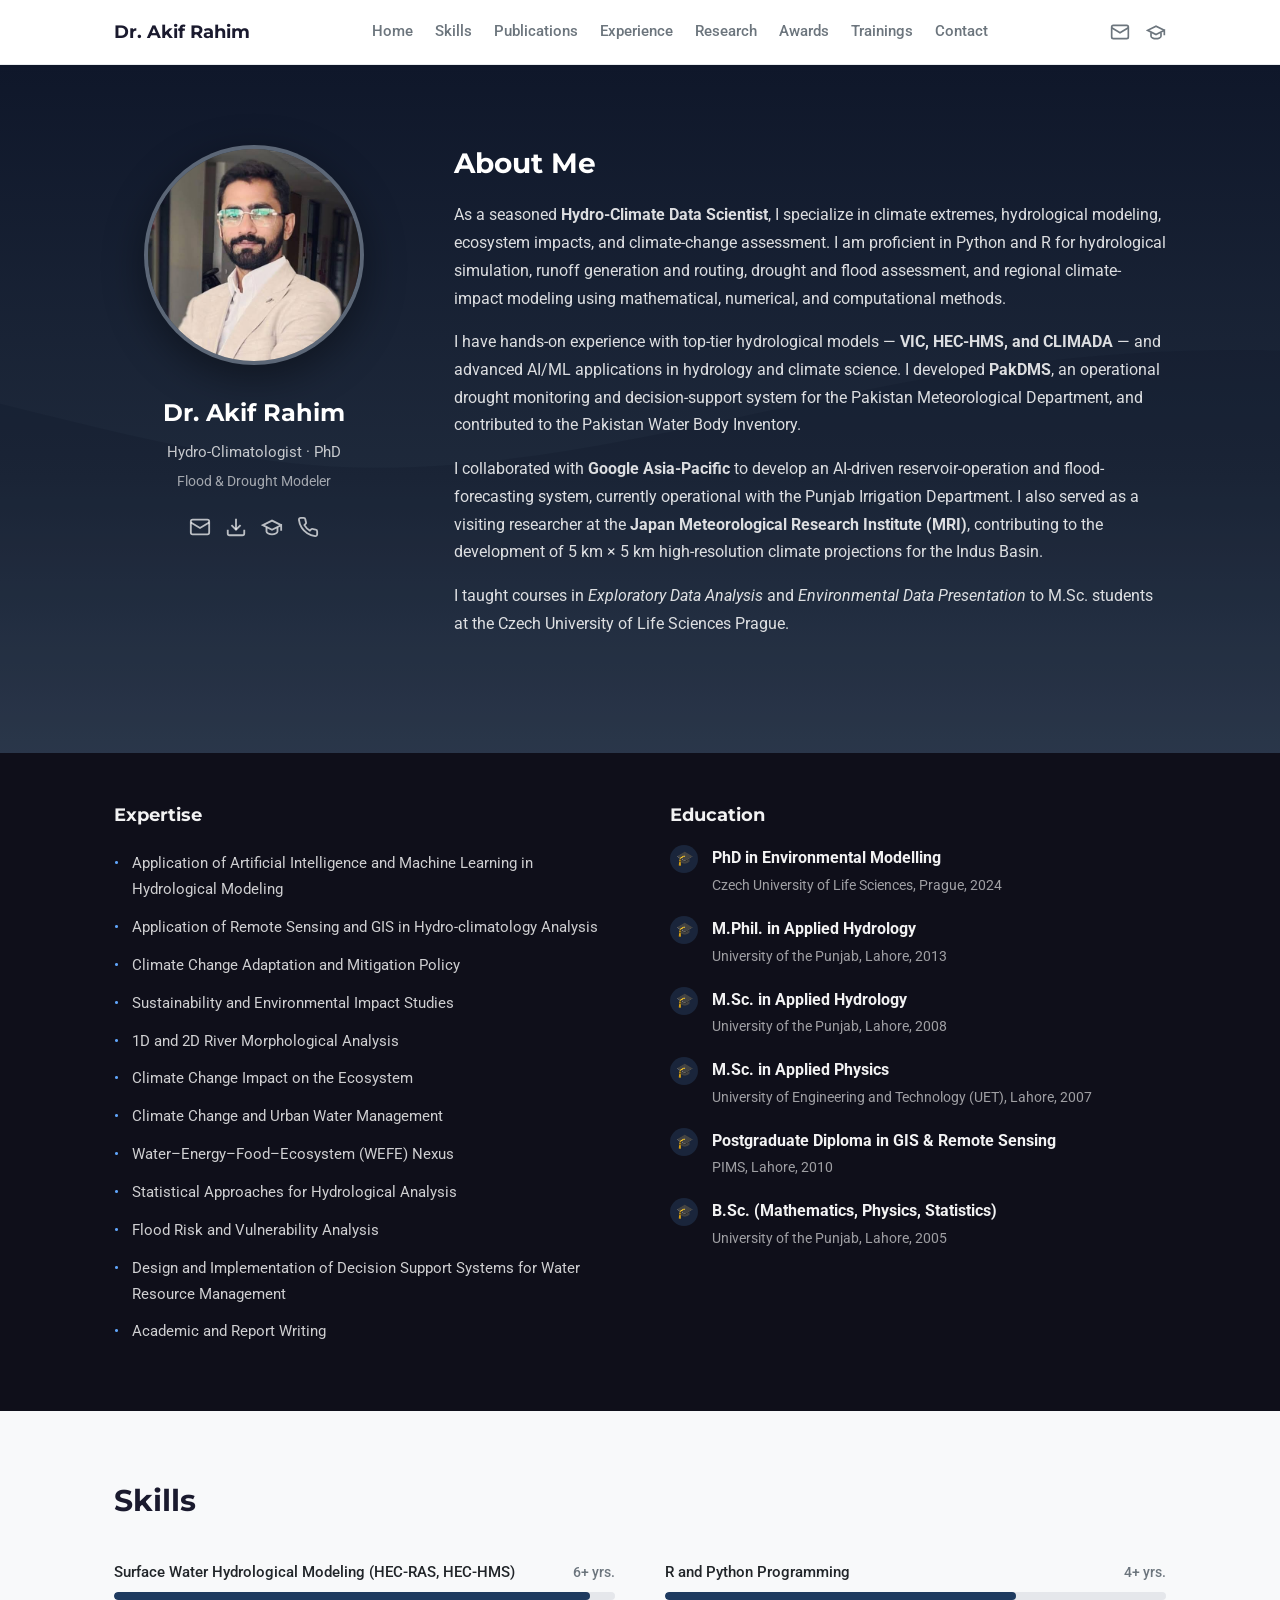
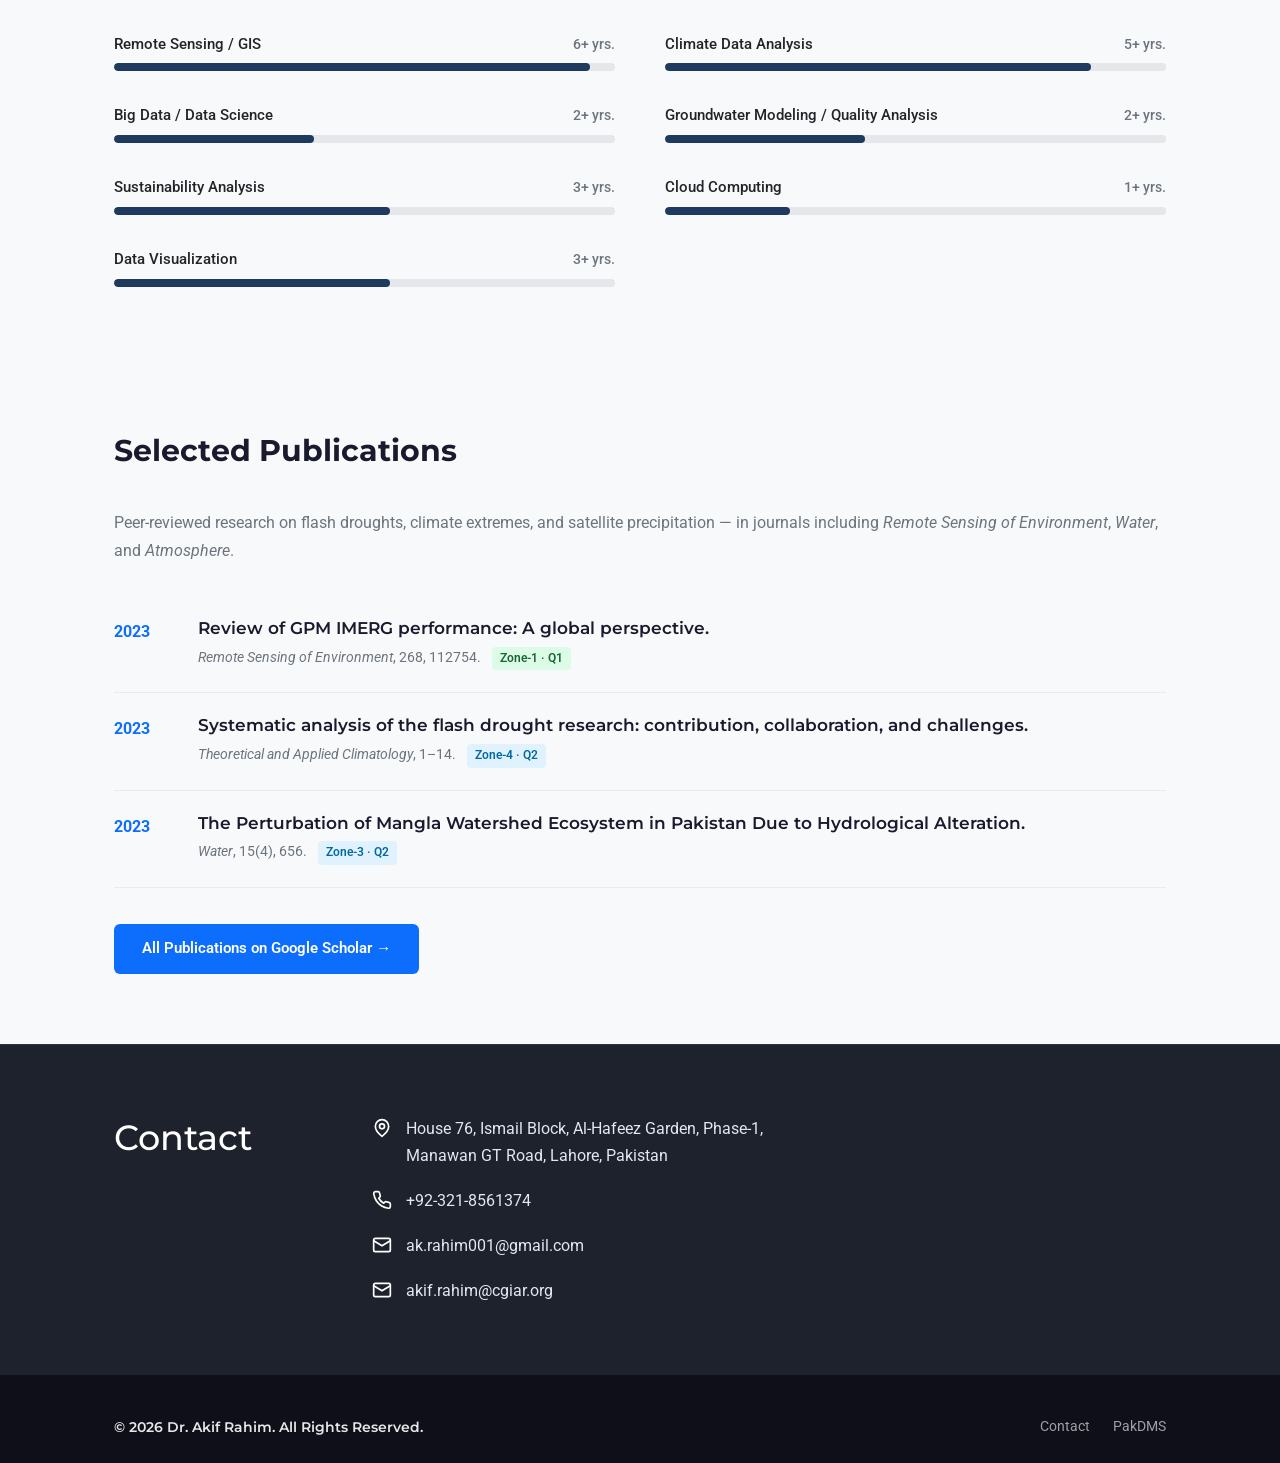
<file: index.html>
<!DOCTYPE html>
<html lang="en">
<head>
  <meta charset="UTF-8" />
  <meta name="viewport" content="width=device-width, initial-scale=1.0" />
  <title>Dr. Akif Rahim | Hydro-Climatologist & Flood–Drought Modeler</title>
  <meta name="description" content="Dr. Akif Rahim — PhD Hydro-Climatologist specializing in flash droughts, flood forecasting, climate downscaling, AI/ML for hydrology, and the WEFE Nexus across the Indus Basin and beyond." />
  <link rel="icon" href="data:image/svg+xml,%3Csvg xmlns='http://www.w3.org/2000/svg' viewBox='0 0 64 64'%3E%3Cdefs%3E%3ClinearGradient id='g' x1='0' y1='0' x2='1' y2='1'%3E%3Cstop offset='0' stop-color='%230B1C38'/%3E%3Cstop offset='1' stop-color='%232563EB'/%3E%3C/linearGradient%3E%3C/defs%3E%3Crect width='64' height='64' rx='14' fill='url(%23g)'/%3E%3Ctext x='32' y='42' font-family='Arial' font-size='26' font-weight='700' fill='%2322D3EE' text-anchor='middle'%3EAR%3C/text%3E%3C/svg%3E" />
  <link rel="preconnect" href="https://fonts.googleapis.com" />
  <link rel="preconnect" href="https://fonts.gstatic.com" crossorigin />
  <link href="https://fonts.googleapis.com/css2?family=Montserrat:wght@400;600;700&family=Roboto:wght@300;400;500;700&display=swap" rel="stylesheet" />
  <style>
    :root {
      --primary: #0d6efd;
      --primary-dark: #0a58ca;
      --dark: #1a1a2e;
      --darker: #0f0f1a;
      --text: #212529;
      --text-muted: #6c757d;
      --light: #f8f9fa;
      --white: #ffffff;
      --border: #e9ecef;
      --radius: 8px;
      --skill-bar: #1e3a5f;
    }

    * { margin: 0; padding: 0; box-sizing: border-box; }

    body {
      font-family: 'Roboto', sans-serif;
      color: var(--text);
      background: var(--white);
      line-height: 1.7;
      font-size: 16px;
    }

    h1, h2, h3, h4 {
      font-family: 'Montserrat', sans-serif;
      font-weight: 700;
      line-height: 1.3;
    }

    a { color: var(--primary); text-decoration: none; transition: color 0.2s; }
    a:hover { color: var(--primary-dark); text-decoration: underline; }

    .container {
      max-width: 1100px;
      margin: 0 auto;
      padding: 0 24px;
    }

    /* ========== HEADER ========== */
    .site-header {
      position: sticky;
      top: 0;
      z-index: 1000;
      background: var(--white);
      border-bottom: 1px solid var(--border);
      box-shadow: 0 1px 3px rgba(0,0,0,0.05);
    }

    .header-inner {
      display: flex;
      align-items: center;
      justify-content: space-between;
      height: 64px;
    }

    .brand {
      font-family: 'Montserrat', sans-serif;
      font-weight: 700;
      font-size: 1.15rem;
      color: var(--dark);
      text-decoration: none;
    }
    .brand:hover { color: var(--primary); text-decoration: none; }

    .site-nav {
      display: flex;
      align-items: center;
      gap: 22px;
      flex-wrap: wrap;
    }

    .nav-link {
      font-size: 0.92rem;
      font-weight: 500;
      color: var(--text-muted);
      text-decoration: none;
    }
    .nav-link:hover, .nav-link.active {
      color: var(--primary);
      text-decoration: none;
    }

    .header-icons {
      display: flex;
      align-items: center;
      gap: 16px;
    }

    .header-icons a {
      color: var(--text-muted);
      display: flex;
    }
    .header-icons a:hover { color: var(--primary); }
    .header-icons svg { width: 20px; height: 20px; }

    .nav-toggle {
      display: none;
      background: none;
      border: none;
      cursor: pointer;
      flex-direction: column;
      gap: 5px;
      padding: 4px;
    }
    .nav-toggle span {
      display: block;
      width: 22px;
      height: 2px;
      background: var(--dark);
    }

    /* ========== HERO ========== */
    .hero {
      background: linear-gradient(180deg, #0f172a 0%, #1e293b 60%, #334155 100%);
      color: var(--white);
      padding: 80px 0 100px;
      position: relative;
      overflow: hidden;
    }

    .hero::before {
      content: '';
      position: absolute;
      inset: 0;
      background: url('data:image/svg+xml,%3Csvg xmlns="http://www.w3.org/2000/svg" viewBox="0 0 1440 320"%3E%3Cpath fill="%230f172a" fill-opacity="0.4" d="M0,192L48,176C96,160,192,128,288,133.3C384,139,480,181,576,186.7C672,192,768,160,864,144C960,128,1056,128,1152,149.3C1248,171,1344,213,1392,234.7L1440,256L1440,320L1392,320C1344,320,1248,320,1152,320C1056,320,960,320,864,320C768,320,672,320,576,320C480,320,384,320,288,320C192,320,96,320,48,320L0,320Z"%3E%3C/path%3E%3C/svg%3E') no-repeat bottom;
      background-size: cover;
      opacity: 0.6;
    }

    .hero-inner {
      display: grid;
      grid-template-columns: 280px 1fr;
      gap: 60px;
      align-items: start;
      position: relative;
      z-index: 1;
    }

    .hero-photo-wrap { text-align: center; }

    .hero-photo {
      width: 220px;
      height: 220px;
      border-radius: 50%;
      object-fit: cover;
      border: 4px solid rgba(255,255,255,0.2);
      box-shadow: 0 12px 40px rgba(0,0,0,0.4);
      margin-bottom: 20px;
      background: #334155;
    }

    .hero-name {
      font-family: 'Montserrat', sans-serif;
      font-size: 1.5rem;
      font-weight: 700;
      margin-bottom: 6px;
    }

    .hero-title {
      font-size: 0.95rem;
      color: rgba(255,255,255,0.75);
      margin-bottom: 4px;
    }

    .hero-affil {
      font-size: 0.9rem;
      color: rgba(255,255,255,0.6);
    }

    .hero-social {
      display: flex;
      justify-content: center;
      gap: 14px;
      margin-top: 22px;
    }
    .hero-social a {
      color: rgba(255,255,255,0.7);
      display: flex;
    }
    .hero-social a:hover { color: #93c5fd; }
    .hero-social svg { width: 22px; height: 22px; }

    .hero-about h2 {
      font-size: 1.75rem;
      margin-bottom: 20px;
      color: var(--white);
    }

    .hero-about p {
      color: rgba(255,255,255,0.85);
      margin-bottom: 16px;
      font-size: 1.02rem;
    }

    .hero-about a { color: #93c5fd; }

    /* ========== EXPERTISE + EDUCATION ========== */
    .about-meta {
      background: var(--darker);
      color: var(--white);
      padding: 50px 0 60px;
    }

    .meta-grid {
      display: grid;
      grid-template-columns: 1fr 1fr;
      gap: 60px;
    }

    .meta-grid h3 {
      font-size: 1.15rem;
      margin-bottom: 18px;
      color: rgba(255,255,255,0.95);
    }

    .expertise-list { list-style: none; }
    .expertise-list li {
      padding: 6px 0;
      color: rgba(255,255,255,0.8);
      font-size: 0.95rem;
      position: relative;
      padding-left: 18px;
    }
    .expertise-list li::before {
      content: '•';
      position: absolute;
      left: 0;
      color: #60a5fa;
    }

    .edu-item {
      display: flex;
      gap: 14px;
      margin-bottom: 18px;
    }
    .edu-icon {
      flex-shrink: 0;
      width: 28px;
      height: 28px;
      background: rgba(96,165,250,0.15);
      border-radius: 50%;
      display: flex;
      align-items: center;
      justify-content: center;
      color: #93c5fd;
      font-size: 14px;
    }
    .edu-body strong {
      display: block;
      color: rgba(255,255,255,0.95);
      font-size: 0.98rem;
    }
    .edu-body span {
      font-size: 0.88rem;
      color: rgba(255,255,255,0.6);
      display: block;
      margin-top: 2px;
    }

    /* ========== SECTIONS ========== */
    .section { padding: 70px 0; }
    .section-light { background: var(--light); }

    .section-title {
      font-size: 1.85rem;
      margin-bottom: 40px;
      color: var(--dark);
    }

    .subsection-title {
      font-size: 1.25rem;
      margin: 40px 0 20px;
      color: var(--dark);
      padding-bottom: 8px;
      border-bottom: 2px solid var(--border);
    }
    .subsection-title:first-of-type { margin-top: 0; }

    /* ========== SKILLS ========== */
    .skills-grid {
      display: grid;
      grid-template-columns: 1fr 1fr;
      gap: 28px 50px;
    }

    .skill-item { margin-bottom: 4px; }

    .skill-header {
      display: flex;
      justify-content: space-between;
      align-items: baseline;
      margin-bottom: 6px;
    }

    .skill-name {
      font-size: 0.95rem;
      font-weight: 500;
      color: var(--text);
    }

    .skill-years {
      font-size: 0.85rem;
      color: var(--text-muted);
      font-weight: 500;
    }

    .skill-bar-bg {
      height: 8px;
      background: #e5e7eb;
      border-radius: 4px;
      overflow: hidden;
    }

    .skill-bar-fill {
      height: 100%;
      background: var(--skill-bar);
      border-radius: 4px;
    }

   /* ========== WORK EXPERIENCE ACCORDION ========== */
.exp-item {
  margin-bottom: 12px;
  padding-bottom: 0;
  border-bottom: 1px solid var(--border);
  border-radius: var(--radius);
  overflow: hidden;
}

.exp-item:last-child {
  border-bottom: 1px solid var(--border);
}

.exp-header {
  display: flex;
  flex-wrap: wrap;
  justify-content: space-between;
  align-items: center;
  gap: 8px;
  margin-bottom: 0;
  padding: 18px 0;
  cursor: pointer;
  user-select: none;
  transition: background 0.2s;
}

.exp-header:hover {
  opacity: 0.9;
}

.exp-header-left {
  flex: 1;
  min-width: 0;
}

.exp-chevron {
  flex-shrink: 0;
  width: 22px;
  height: 22px;
  color: var(--text-muted);
  transition: transform 0.3s ease;
  margin-left: 12px;
}

.exp-item.open .exp-chevron {
  transform: rotate(180deg);
  color: var(--primary);
}

.exp-body {
  max-height: 0;
  overflow: hidden;
  transition: max-height 0.35s ease, padding 0.35s ease;
  padding: 0;
}

.exp-item.open .exp-body {
  max-height: 600px; /* enough for the longest entry */
  padding-bottom: 22px;
}

.exp-location {
  margin-bottom: 12px;
}

    /* ========== AWARDS ========== */
    .award-grid {
      display: grid;
      grid-template-columns: 1fr 1fr;
      gap: 24px;
    }

    .award-card {
      background: var(--white);
      border: 1px solid var(--border);
      border-radius: var(--radius);
      padding: 22px;
      transition: box-shadow 0.2s;
    }
    .award-card:hover {
      box-shadow: 0 6px 20px rgba(0,0,0,0.06);
    }

    .award-title {
      font-size: 1rem;
      font-weight: 700;
      color: var(--dark);
      margin-bottom: 6px;
    }

    .award-org {
      font-size: 0.9rem;
      color: var(--primary);
      margin-bottom: 6px;
    }

    .award-meta {
      font-size: 0.85rem;
      color: var(--text-muted);
    }

    /* ========== RESEARCH ========== */
    .research-item {
      display: grid;
      grid-template-columns: 1fr 1fr;
      gap: 40px;
      align-items: center;
      margin-bottom: 60px;
    }
    .research-item:nth-child(even) { direction: rtl; }
    .research-item:nth-child(even) > * { direction: ltr; }

    .research-visual {
      background: var(--light);
      border-radius: var(--radius);
      overflow: hidden;
      min-height: 220px;
      display: flex;
      align-items: center;
      justify-content: center;
      border: 1px solid var(--border);
    }
    .research-placeholder {
      width: 100%;
      height: 220px;
      background: linear-gradient(135deg, #e0f2fe 0%, #bae6fd 50%, #7dd3fc 100%);
      display: flex;
      align-items: center;
      justify-content: center;
      color: #0369a1;
      font-size: 2.5rem;
    }

    .research-body h3 {
      font-size: 1.35rem;
      margin-bottom: 12px;
      color: var(--dark);
    }
    .research-body p {
      color: var(--text-muted);
      margin-bottom: 12px;
    }

    .tags {
      display: flex;
      flex-wrap: wrap;
      gap: 8px;
      margin-top: 14px;
    }
    .tag {
      font-size: 0.78rem;
      background: #e0f2fe;
      color: #0369a1;
      padding: 4px 10px;
      border-radius: 20px;
      font-weight: 500;
    }

    /* ========== PUBLICATIONS ========== */
    .pub-item {
      display: flex;
      gap: 24px;
      padding: 22px 0;
      border-bottom: 1px solid var(--border);
    }
    .pub-item:last-child { border-bottom: none; }

    .pub-year {
      flex-shrink: 0;
      width: 60px;
      font-weight: 700;
      color: var(--primary);
      font-size: 1rem;
    }
    .pub-body h4 {
      font-size: 1.05rem;
      font-weight: 600;
      margin-bottom: 6px;
      color: var(--dark);
    }
    .pub-meta {
      font-size: 0.9rem;
      color: var(--text-muted);
    }
    .pub-meta i { font-style: italic; }

    .q-badge {
      display: inline-block;
      font-size: 0.72rem;
      font-weight: 600;
      padding: 2px 8px;
      border-radius: 4px;
      margin-left: 8px;
    }
    .q1 { background: #dcfce7; color: #166534; }
    .q2 { background: #e0f2fe; color: #0369a1; }

    /* ========== TRAININGS & CONFERENCES ========== */
    .timeline-list { list-style: none; }

    .timeline-item {
      display: flex;
      gap: 20px;
      padding: 16px 0;
      border-bottom: 1px solid var(--border);
    }
    .timeline-item:last-child { border-bottom: none; }

    .timeline-date {
      flex-shrink: 0;
      width: 140px;
      font-size: 0.88rem;
      font-weight: 600;
      color: var(--primary);
    }

    .timeline-body { flex: 1; }
    .timeline-body strong {
      display: block;
      font-size: 0.98rem;
      color: var(--dark);
      margin-bottom: 3px;
    }
    .timeline-body span {
      font-size: 0.9rem;
      color: var(--text-muted);
    }

    /* ========== CTA ========== */
    .cta {
      background: var(--dark);
      color: var(--white);
      text-align: center;
      padding: 70px 0;
    }
    .cta h2 {
      font-size: 1.75rem;
      margin-bottom: 16px;
    }
    .cta p {
      color: rgba(255,255,255,0.75);
      max-width: 560px;
      margin: 0 auto 28px;
    }
    .btn {
      display: inline-flex;
      align-items: center;
      gap: 8px;
      padding: 12px 28px;
      border-radius: 6px;
      font-weight: 600;
      font-size: 0.95rem;
      text-decoration: none;
      transition: all 0.2s;
    }
    .btn svg { width: 18px; height: 18px; }
    .btn-primary {
      background: var(--primary);
      color: var(--white);
    }
    .btn-primary:hover {
      background: var(--primary-dark);
      color: var(--white);
      text-decoration: none;
    }
    .btn-outline {
      background: transparent;
      color: var(--white);
      border: 1.5px solid rgba(255,255,255,0.4);
      margin-left: 12px;
    }
    .btn-outline:hover {
      border-color: var(--white);
      color: var(--white);
      text-decoration: none;
    }

    /* ========== FOOTER ========== */
    .site-footer {
      background: var(--darker);
      color: rgba(255,255,255,0.6);
      padding: 40px 0 24px;
      font-size: 0.9rem;
    }
    .footer-inner {
      display: flex;
      justify-content: space-between;
      align-items: center;
      flex-wrap: wrap;
      gap: 16px;
    }
    .footer-brand {
      font-family: 'Montserrat', sans-serif;
      font-weight: 600;
      color: rgba(255,255,255,0.9);
    }
    .footer-links a {
      color: rgba(255,255,255,0.6);
      margin-left: 20px;
      font-size: 0.88rem;
    }
    .footer-links a:hover { color: #93c5fd; }

    /* ========== RESPONSIVE ========== */
    @media (max-width: 900px) {
      .hero-inner {
        grid-template-columns: 1fr;
        text-align: center;
        gap: 40px;
      }
      .hero-photo { margin: 0 auto 20px; }
      .meta-grid { grid-template-columns: 1fr; gap: 40px; }
      .skills-grid { grid-template-columns: 1fr; }
      .award-grid { grid-template-columns: 1fr; }
      .research-item,
      .research-item:nth-child(even) {
        grid-template-columns: 1fr;
        direction: ltr;
      }
      .timeline-item {
        flex-direction: column;
        gap: 4px;
      }
      .timeline-date { width: auto; }
      .exp-header { flex-direction: column; }
    }

    @media (max-width: 700px) {
      .site-nav { display: none; }
      .nav-toggle { display: flex; }
      .site-nav.open {
        display: flex;
        flex-direction: column;
        position: absolute;
        top: 64px;
        left: 0;
        right: 0;
        background: var(--white);
        padding: 20px;
        border-bottom: 1px solid var(--border);
        gap: 16px;
      }
      .header-icons { display: none; }
      .pub-item { flex-direction: column; gap: 6px; }
    }

    /* Dark Contact Section Style */
.contact-section {
  background: #1e222d; /* Dark theme matching screenshot */
  color: #ffffff;
  padding: 70px 0;
  border-top: 1px solid #2d3245;
}
.contact-inner {
  display: flex;
  align-items: flex-start;
  justify-content: flex-start;
  gap: 120px;
}
.contact-heading h2 {
  font-size: 2.2rem;
  font-weight: 500;
  color: #ffffff;
  font-family: 'Montserrat', sans-serif;
}
.contact-details {
  display: flex;
  flex-direction: column;
  gap: 18px;
}
.contact-row {
  display: flex;
  align-items: flex-start;
  gap: 14px;
  font-size: 1rem;
  color: #e2e8f0;
}
.contact-row svg {
  width: 20px;
  height: 20px;
  color: #ffffff;
  flex-shrink: 0;
  margin-top: 3px;
}
.contact-row a {
  color: #e2e8f0;
  text-decoration: none;
  transition: color 0.2s;
}
.contact-row a:hover {
  color: #38bdf8;
  text-decoration: underline;
}

/* Sticky Header Offset Fix */
html {
  scroll-behavior: smooth;
  scroll-padding-top: 80px; /* Tamara Header ni height pramane adjust karo */
}

@media (max-width: 768px) {
  .contact-inner {
    flex-direction: column;
    gap: 30px;
  }
}
  </style>
</head>
<body>

  <!-- HEADER -->
  <header class="site-header">
    <div class="container header-inner">
      <a class="brand" href="index.html">Dr. Akif Rahim</a>
      <nav class="site-nav" id="siteNav">
        <a class="nav-link active" href="index.html">Home</a>
        <a class="nav-link" href="#skills">Skills</a>
        <a class="nav-link" href="#publications">Publications</a>
        <a class="nav-link" href="experience.html">Experience</a>
        <!-- <a class="nav-link" href="#skills">Skills</a> -->
        <a class="nav-link" href="research.html">Research</a>
        <!-- <a href="research.html">Research & Portfolio</a> -->
        <a class="nav-link" href="awards.html">Awards</a>
        <a class="nav-link" href="trainings.html">Trainings</a>
        <!-- <a class="nav-link" href="#publications">Publications</a> -->
        <a class="nav-link" href="#contact">Contact</a>
      </nav>
      <div class="header-icons">
        <a href="mailto:ak.rahim001@gmail.com" aria-label="Email">
          <svg viewBox="0 0 24 24" fill="none" stroke="currentColor" stroke-width="2"><rect x="2" y="4" width="20" height="16" rx="2"/><path d="m22 7-10 6L2 7"/></svg>
        </a>
        <a href="https://scholar.google.com" target="_blank" rel="noopener" aria-label="Google Scholar">
          <svg viewBox="0 0 24 24" fill="none" stroke="currentColor" stroke-width="2"><path d="M22 10L12 5 2 10l10 5 10-5v6"/><path d="M6 12.5V17c0 1.5 3 3 6 3s6-1.5 6-3v-4.5"/></svg>
        </a>
      </div>
      <button class="nav-toggle" id="navToggle" aria-label="Toggle menu">
        <span></span><span></span><span></span>
      </button>
    </div>
  </header>

  <main>
    <!-- HERO / ABOUT ME -->
    <section class="hero" id="about">
      <div class="container hero-inner">
        <div class="hero-photo-wrap">
          <img class="hero-photo" src="assets/img/akif-rahim.png" alt="Dr. Akif Rahim" width="220" height="220"
               onerror="this.src='data:image/svg+xml,%3Csvg xmlns=%22http://www.w3.org/2000/svg%22 width=%22220%22 height=%22220%22%3E%3Crect fill=%22%23334155%22 width=%22220%22 height=%22220%22/%3E%3Ctext x=%22110%22 y=%22120%22 fill=%22%2393c5fd%22 font-size=%2240%22 text-anchor=%22middle%22 font-family=%22Arial%22%3EAR%3C/text%3E%3C/svg%3E'" />
          <div class="hero-name">Dr. Akif Rahim</div>
          <div class="hero-title">Hydro-Climatologist · PhD</div>
          <div class="hero-affil">Flood &amp; Drought Modeler</div>
          <div class="hero-social">
            <a href="mailto:ak.rahim001@gmail.com" aria-label="Email" title="Email">
              <svg viewBox="0 0 24 24" fill="none" stroke="currentColor" stroke-width="2"><rect x="2" y="4" width="20" height="16" rx="2"/><path d="m22 7-10 6L2 7"/></svg>
            </a>
            <a href="assets/cv/CV_Akif_Rahim.pdf" download="Akif_Rahim_CV.pdf" aria-label="Download CV" title="Download CV">
              <svg viewBox="0 0 24 24" fill="none" stroke="currentColor" stroke-width="2"><path d="M21 15v4a2 2 0 0 1-2 2H5a2 2 0 0 1-2-2v-4"/><polyline points="7 10 12 15 17 10"/><line x1="12" y1="15" x2="12" y2="3"/></svg>
            </a>
            <a href="https://scholar.google.com/citations?user=DB9Dlp8AAAAJ&hl=en&oi=ao" target="_blank" rel="noopener" aria-label="Google Scholar">
              <svg viewBox="0 0 24 24" fill="none" stroke="currentColor" stroke-width="2"><path d="M22 10L12 5 2 10l10 5 10-5v6"/><path d="M6 12.5V17c0 1.5 3 3 6 3s6-1.5 6-3v-4.5"/></svg>
            </a>
            <a href="tel:+923218561374" aria-label="Phone">
              <svg viewBox="0 0 24 24" fill="none" stroke="currentColor" stroke-width="2"><path d="M22 16.92v3a2 2 0 0 1-2.18 2 19.79 19.79 0 0 1-8.63-3.07 19.5 19.5 0 0 1-6-6 19.79 19.79 0 0 1-3.07-8.67A2 2 0 0 1 4.11 2h3a2 2 0 0 1 2 1.72c.13.96.36 1.9.7 2.81a2 2 0 0 1-.45 2.11L8.09 9.91a16 16 0 0 0 6 6l1.27-1.27a2 2 0 0 1 2.11-.45c.91.34 1.85.57 2.81.7A2 2 0 0 1 22 16.92z"/></svg>
            </a>
          </div>
        </div>

        <div class="hero-about">
          <h2>About Me</h2>
          <p>
            As a seasoned <strong>Hydro-Climate Data Scientist</strong>, I specialize in climate extremes, hydrological modeling, ecosystem impacts, and climate-change assessment. I am proficient in Python and R for hydrological simulation, runoff generation and routing, drought and flood assessment, and regional climate-impact modeling using mathematical, numerical, and computational methods.
          </p>
          <p>
            I have hands-on experience with top-tier hydrological models — <strong>VIC, HEC-HMS, and CLIMADA</strong> — and advanced AI/ML applications in hydrology and climate science. I developed <strong>PakDMS</strong>, an operational drought monitoring and decision-support system for the Pakistan Meteorological Department, and contributed to the Pakistan Water Body Inventory.
          </p>
          <p>
            I collaborated with <strong>Google Asia-Pacific</strong> to develop an AI-driven reservoir-operation and flood-forecasting system, currently operational with the Punjab Irrigation Department. I also served as a visiting researcher at the <strong>Japan Meteorological Research Institute (MRI)</strong>, contributing to the development of 5 km × 5 km high-resolution climate projections for the Indus Basin.
          </p>
          <p>
            I taught courses in <em>Exploratory Data Analysis</em> and <em>Environmental Data Presentation</em> to M.Sc. students at the Czech University of Life Sciences Prague.
          </p>
        </div>
      </div>
    </section>

    <!-- EXPERTISE + EDUCATION -->
    <section class="about-meta">
      <div class="container meta-grid">
        <div>
          <h3>Expertise</h3>
          <ul class="expertise-list">
            <li>Application of Artificial Intelligence and Machine Learning in Hydrological Modeling</li>
            <li>Application of Remote Sensing and GIS in Hydro-climatology Analysis</li>
            <li>Climate Change Adaptation and Mitigation Policy</li>
            <li>Sustainability and Environmental Impact Studies</li>
            <li>1D and 2D River Morphological Analysis</li>
            <li>Climate Change Impact on the Ecosystem</li>
            <li>Climate Change and Urban Water Management</li>
            <li>Water–Energy–Food–Ecosystem (WEFE) Nexus</li>
            <li>Statistical Approaches for Hydrological Analysis</li>
            <li>Flood Risk and Vulnerability Analysis</li>
            <li>Design and Implementation of Decision Support Systems for Water Resource Management</li>
            <li>Academic and Report Writing</li>
          </ul>
        </div>
        <div>
          <h3>Education</h3>
          <div class="edu-item">
            <div class="edu-icon">🎓</div>
            <div class="edu-body">
              <strong>PhD in Environmental Modelling</strong>
              <span>Czech University of Life Sciences, Prague, 2024</span>
            </div>
          </div>
          <div class="edu-item">
            <div class="edu-icon">🎓</div>
            <div class="edu-body">
              <strong>M.Phil. in Applied Hydrology</strong>
              <span>University of the Punjab, Lahore, 2013</span>
            </div>
          </div>
          <div class="edu-item">
            <div class="edu-icon">🎓</div>
            <div class="edu-body">
              <strong>M.Sc. in Applied Hydrology</strong>
              <span>University of the Punjab, Lahore, 2008</span>
            </div>
          </div>
          <div class="edu-item">
            <div class="edu-icon">🎓</div>
            <div class="edu-body">
              <strong>M.Sc. in Applied Physics</strong>
              <span>University of Engineering and Technology (UET), Lahore, 2007</span>
            </div>
          </div>
          <div class="edu-item">
            <div class="edu-icon">🎓</div>
            <div class="edu-body">
              <strong>Postgraduate Diploma in GIS &amp; Remote Sensing</strong>
              <span>PIMS, Lahore, 2010</span>
            </div>
          </div>
          <div class="edu-item">
            <div class="edu-icon">🎓</div>
            <div class="edu-body">
              <strong>B.Sc. (Mathematics, Physics, Statistics)</strong>
              <span>University of the Punjab, Lahore, 2005</span>
            </div>
          </div>
        </div>
      </div>
    </section>

    <!-- SKILLS -->
    <section class="section section-light" id="skills">
      <div class="container">
        <h2 class="section-title">Skills</h2>
        <div class="skills-grid">
          <div class="skill-item">
            <div class="skill-header">
              <span class="skill-name">Surface Water Hydrological Modeling (HEC-RAS, HEC-HMS)</span>
              <span class="skill-years">6+ yrs.</span>
            </div>
            <div class="skill-bar-bg"><div class="skill-bar-fill" style="width:95%"></div></div>
          </div>
          <div class="skill-item">
            <div class="skill-header">
              <span class="skill-name">R and Python Programming</span>
              <span class="skill-years">4+ yrs.</span>
            </div>
            <div class="skill-bar-bg"><div class="skill-bar-fill" style="width:70%"></div></div>
          </div>
          <div class="skill-item">
            <div class="skill-header">
              <span class="skill-name">Remote Sensing / GIS</span>
              <span class="skill-years">6+ yrs.</span>
            </div>
            <div class="skill-bar-bg"><div class="skill-bar-fill" style="width:95%"></div></div>
          </div>
          <div class="skill-item">
            <div class="skill-header">
              <span class="skill-name">Climate Data Analysis</span>
              <span class="skill-years">5+ yrs.</span>
            </div>
            <div class="skill-bar-bg"><div class="skill-bar-fill" style="width:85%"></div></div>
          </div>
          <div class="skill-item">
            <div class="skill-header">
              <span class="skill-name">Big Data / Data Science</span>
              <span class="skill-years">2+ yrs.</span>
            </div>
            <div class="skill-bar-bg"><div class="skill-bar-fill" style="width:40%"></div></div>
          </div>
          <div class="skill-item">
            <div class="skill-header">
              <span class="skill-name">Groundwater Modeling / Quality Analysis</span>
              <span class="skill-years">2+ yrs.</span>
            </div>
            <div class="skill-bar-bg"><div class="skill-bar-fill" style="width:40%"></div></div>
          </div>
          <div class="skill-item">
            <div class="skill-header">
              <span class="skill-name">Sustainability Analysis</span>
              <span class="skill-years">3+ yrs.</span>
            </div>
            <div class="skill-bar-bg"><div class="skill-bar-fill" style="width:55%"></div></div>
          </div>
          <div class="skill-item">
            <div class="skill-header">
              <span class="skill-name">Cloud Computing</span>
              <span class="skill-years">1+ yrs.</span>
            </div>
            <div class="skill-bar-bg"><div class="skill-bar-fill" style="width:25%"></div></div>
          </div>
          <div class="skill-item">
            <div class="skill-header">
              <span class="skill-name">Data Visualization</span>
              <span class="skill-years">3+ yrs.</span>
            </div>
            <div class="skill-bar-bg"><div class="skill-bar-fill" style="width:55%"></div></div>
          </div>
        </div>
      </div>
    </section>

    <!-- RESEARCH & PORTFOLIO
    <section class="section" id="research">
      <div class="container">
        <h2 class="section-title">Research &amp; Portfolio</h2>
        <article class="research-item">
          <div class="research-visual"><div class="research-placeholder">💧</div></div>
          <div class="research-body">
            <h3>PakDMS — Pakistan Drought Monitoring &amp; Decision Support System</h3>
            <p>Designed and developed the drought-forecasting module of PakDMS for the Pakistan Meteorological Department, using the VIC hydrological model with AI-based surrogate modeling for efficient calibration — operational under an FCDO (UK) funded project.</p>
            <p><a href="https://pakdms.iwmi.org" target="_blank" rel="noopener">Visit pakdms.iwmi.org →</a></p>
            <div class="tags"><span class="tag">VIC Model</span><span class="tag">AI Surrogates</span><span class="tag">Drought Indices</span><span class="tag">Early Warning</span></div>
          </div>
        </article>
        <article class="research-item">
          <div class="research-visual"><div class="research-placeholder">🌊</div></div>
          <div class="research-body">
            <h3>AI-Driven Reservoir Operation &amp; Flood Forecasting</h3>
            <p>Collaborated with Google Asia-Pacific to develop an AI-driven reservoir-operation and flood-forecasting system — currently operational with the Punjab Irrigation Department, supporting barrage operations during flood events.</p>
            <div class="tags"><span class="tag">Machine Learning</span><span class="tag">Reservoir Ops</span><span class="tag">Flood Forecasting</span><span class="tag">Google</span></div>
          </div>
        </article>
        <article class="research-item">
          <div class="research-visual"><div class="research-placeholder">☀️</div></div>
          <div class="research-body">
            <h3>Flash Droughts &amp; Ecosystem Response</h3>
            <p>PhD research unraveling rapid-onset droughts across Central Europe — ecosystem resistance, resilience, and the space–time dynamics of flash drought propagation.</p>
            <div class="tags"><span class="tag">Flash Droughts</span><span class="tag">Ecosystem Resilience</span><span class="tag">Central Europe</span></div>
          </div>
        </article>
        <article class="research-item">
          <div class="research-visual"><div class="research-placeholder">🛰️</div></div>
          <div class="research-body">
            <h3>Climate Downscaling &amp; WEFE Nexus</h3>
            <p>Non-hydrostatic dynamic downscaling (NHRCM) producing 5 km × 5 km climate projections for the Indus Basin with Japan’s Meteorological Research Institute. Water–Energy–Food–Ecosystem integration under the CGIAR Nexus Gains Initiative.</p>
            <div class="tags"><span class="tag">NHRCM</span><span class="tag">Indus Basin</span><span class="tag">WEFE Nexus</span><span class="tag">CGIAR</span></div>
          </div>
        </article>
      </div>
    </section> -->

    <!-- AWARDS & SCHOLARSHIPS
    <section class="section section-light" id="awards">
      <div class="container">
        <h2 class="section-title">Awards &amp; Scholarships</h2>
        <div class="award-grid">

          <div class="award-card">
            <div class="award-title">Letter of Appreciation</div>
            <div class="award-org">Government of the Punjab Irrigation Department, Pakistan</div>
            <div class="award-meta">In recognition of dedicated services and timely flood forecasts during the 2025 and 2023 events, which significantly contributed to safeguarding lives and critical infrastructure.</div>
          </div>

          <div class="award-card">
            <div class="award-title">Award for Publication Output (1st Decile, Web of Science)</div>
            <div class="award-org">Czech University of Life Sciences, Prague</div>
            <div class="award-meta">2023 · Paper: “Review of GPM IMERG performance: A global perspective”</div>
          </div>

          <div class="award-card">
            <div class="award-title">Special Grant for PhD Research</div>
            <div class="award-org">Czech University of Life Sciences, Prague</div>
            <div class="award-meta">2019–2022 · 17,000 Euros · 3 years</div>
          </div>

          <div class="award-card">
            <div class="award-title">IGA Project: Response of Ecosystem to Flash Drought Across Central Europe</div>
            <div class="award-org">Internal Grant Agency (Project No. 2021B0020), CZU Prague</div>
            <div class="award-meta">2020–2021 · 6,000 Euros · 1 year</div>
          </div>

          <div class="award-card">
            <div class="award-title">Non-Hydrostatic Dynamic Downscale Climate Projection for Indus Basin</div>
            <div class="award-org">Ministry of Education, Culture, Sports, Science and Technology (MEXT), Japan</div>
            <div class="award-meta">2023 · 1 Million JPY · 2 months</div>
          </div>

          <div class="award-card">
            <div class="award-title">Young Researcher Award (Travel &amp; Fee)</div>
            <div class="award-org">European Geosciences Union (EGU), Vienna, Austria</div>
            <div class="award-meta">2023 · 200 Euros</div>
          </div>

          <div class="award-card">
            <div class="award-title">Best Paper Presentation Award</div>
            <div class="award-org">Center of RS and Climate Change, University of the Punjab</div>
            <div class="award-meta">“Leveraging of Remote Sensing and AI-Algorithm for Reservoir Operation”</div>
          </div>

          <div class="award-card">
            <div class="award-title">Generation of APHRODITE High-Resolution Gridded Data for Pakistan</div>
            <div class="award-org">Hirosaki University, Japan</div>
            <div class="award-meta">2018 · 0.5 Million JPY · 1 month</div>
          </div>

        </div>
      </div>
    </section> -->

    <!-- TRAININGS & CONFERENCES
    <section class="section" id="trainings">
      <div class="container">
        <h2 class="section-title">Trainings, Workshops &amp; Conferences</h2>

        <h3 class="subsection-title">Trainings &amp; Workshops</h3>
        <ul class="timeline-list">
          <li class="timeline-item">
            <div class="timeline-date">03–07 Aug 2026</div>
            <div class="timeline-body">
              <strong>Training of Trainer (TOT) Program on CLIMADA for Improving Climate Governance in Pakistan</strong>
              <span>GIZ and United Nations University (UNU), Islamabad, Pakistan</span>
            </div>
          </li>
          <li class="timeline-item">
            <div class="timeline-date">07 Jul – 03 Aug 2025</div>
            <div class="timeline-body">
              <strong>Evaluation of Non-Hydrostatic Dynamics Downscaling of Climate Projection over the Indus Basin</strong>
              <span>Meteorological Research Institute (MRI), Tsukuba, Japan</span>
            </div>
          </li>
          <li class="timeline-item">
            <div class="timeline-date">01 Nov – 31 Dec 2023</div>
            <div class="timeline-body">
              <strong>Resilience of Ecosystem to Flash Drought over Central Europe</strong>
              <span>Indian Institute of Technology (IIT) Dhanbad, India</span>
            </div>
          </li>
          <li class="timeline-item">
            <div class="timeline-date">16 Jan – 03 Mar 2023</div>
            <div class="timeline-body">
              <strong>Non-Hydrostatic Dynamics Downscaling of Climate Projection</strong>
              <span>Meteorological Research Institute (MRI), Tsukuba, Japan</span>
            </div>
          </li>
          <li class="timeline-item">
            <div class="timeline-date">18–30 Mar 2019</div>
            <div class="timeline-body">
              <strong>Rapid Assessment of Stream Data for Flood and Drought</strong>
              <span>Department of Civil Engineering, UET Lahore, Pakistan</span>
            </div>
          </li>
          <li class="timeline-item">
            <div class="timeline-date">13–15 Dec 2018</div>
            <div class="timeline-body">
              <strong>Water Governance, International Water Law and Multi-Stakeholder Processes</strong>
              <span>Global Water Partnership (GWP) · Yunnan University, Kunming, China</span>
            </div>
          </li>
          <li class="timeline-item">
            <div class="timeline-date">13–19 May 2018</div>
            <div class="timeline-body">
              <strong>APHRODITE-2 Extreme Precipitation Analysis for Gridded Data Workshop</strong>
              <span>Hirosaki University, Aomori, Japan</span>
            </div>
          </li>
          <li class="timeline-item">
            <div class="timeline-date">21–23 May 2017</div>
            <div class="timeline-body">
              <strong>Summer School on Water Informatics: Science and Systems</strong>
              <span>Center for Water Informatics and Technology (WIT), LUMS, Lahore, Pakistan</span>
            </div>
          </li>
          <li class="timeline-item">
            <div class="timeline-date">18–29 Jul 2016</div>
            <div class="timeline-body">
              <strong>Remote Sensing and GIS Application on Flood Management</strong>
              <span>UNESCO Short Course · NUST Institute of Civil Engineering, Islamabad, Pakistan</span>
            </div>
          </li>
        </ul>

        <h3 class="subsection-title">Conference Presentations</h3>
        <ul class="timeline-list">
          <li class="timeline-item">
            <div class="timeline-date">May 2026</div>
            <div class="timeline-body">
              <strong>Climate Driven Hydrological Intensification and Its Implications for Water Availability</strong>
              <span>28th EGU General Assembly, Vienna, Austria</span>
            </div>
          </li>
          <li class="timeline-item">
            <div class="timeline-date">May 2026</div>
            <div class="timeline-body">
              <strong>Kilometer Scale Climate Modeling of Extremes: Evaluation of the Non-Hydrostatic Regional Climate Model (NHRCM) over Pakistan</strong>
              <span>28th EGU General Assembly, Vienna, Austria</span>
            </div>
          </li>
          <li class="timeline-item">
            <div class="timeline-date">April 2025</div>
            <div class="timeline-body">
              <strong>Spatiotemporal Evaluation of Vertical Dynamics Propagation of Flash Drought and Driving Mechanisms in the Indus Basin in South Asia (1970–2023)</strong>
              <span>27th EGU General Assembly, Vienna, Austria</span>
            </div>
          </li>
          <li class="timeline-item">
            <div class="timeline-date">April 2024</div>
            <div class="timeline-body">
              <strong>Flash Drought Impacts on Ecosystems: Insights on Resistance and Resilience</strong>
              <span>26th EGU General Assembly, Vienna, Austria</span>
            </div>
          </li>
          <li class="timeline-item">
            <div class="timeline-date">April 2023</div>
            <div class="timeline-body">
              <strong>Space and Time Characteristics of Flash Drought Over Central Europe</strong>
              <span>25th EGU General Assembly, Vienna, Austria</span>
            </div>
          </li>
          <li class="timeline-item">
            <div class="timeline-date">May 2022</div>
            <div class="timeline-body">
              <strong>Investigate the Characteristics of Flash Drought Across Europe</strong>
              <span>XIth Scientific Assembly of IAHS 2022, Montpellier, France</span>
            </div>
          </li>
          <li class="timeline-item">
            <div class="timeline-date">April 2021</div>
            <div class="timeline-body">
              <strong>Flash Drought Research: Growth, Challenges and Future Perspectives</strong>
              <span>23rd EGU General Assembly, Vienna, Austria</span>
            </div>
          </li>
          <li class="timeline-item">
            <div class="timeline-date">April 2021</div>
            <div class="timeline-body">
              <strong>Quantification of Water Sustainability in Upper Indus River Basin through RRV Concept</strong>
              <span>23rd EGU General Assembly, Vienna, Austria</span>
            </div>
          </li>
          <li class="timeline-item">
            <div class="timeline-date">Sep 2020</div>
            <div class="timeline-body">
              <strong>Global Research Trends in Flash Drought: A Bibliometric Analysis (2000–2019)</strong>
              <span>Conference of Hydrology, GIS and the Environment 2020, Prague, Czech Republic</span>
            </div>
          </li>
          <li class="timeline-item">
            <div class="timeline-date">Dec 2018</div>
            <div class="timeline-body">
              <strong>The Impact of Climate Change and Indus Water Treaty on the Downstream Catchments</strong>
              <span>Yunnan University, Kunming, China · Global Water Partnership (GWP)</span>
            </div>
          </li>
          <li class="timeline-item">
            <div class="timeline-date">Sep 2018</div>
            <div class="timeline-body">
              <strong>Assessment of Water Sustainability of the Himalayan Watershed in Pakistan under Climate Change</strong>
              <span>7th World Sustainability Forum, UIBE, Beijing, China</span>
            </div>
          </li>
          <li class="timeline-item">
            <div class="timeline-date">Dec 2017</div>
            <div class="timeline-body">
              <strong>Future Water Availability under Climate Change (Chenab) · Climatic Variability Impact on Kanshi Basin · Hydro-Meteorological Drought in Upper Indus Basin</strong>
              <span>International Science-Policy Conference on Climate Change, Islamabad (GCISC &amp; University of Utah)</span>
            </div>
          </li>
          <li class="timeline-item">
            <div class="timeline-date">Nov 2017</div>
            <div class="timeline-body">
              <strong>Statistical Approach to Assess Hydrological Alteration in the Mangla Watershed of Pakistan</strong>
              <span>Think Adapt 2017, University of Agriculture, Peshawar, Pakistan</span>
            </div>
          </li>
        </ul>
      </div>
    </section> -->

    <!-- PUBLICATIONS -->
    <section class="section section-light" id="publications">
      <div class="container">
        <h2 class="section-title">Selected Publications</h2>
        <p style="color:var(--text-muted); margin-bottom:32px;">
          Peer-reviewed research on flash droughts, climate extremes, and satellite precipitation — in journals including <em>Remote Sensing of Environment</em>, <em>Water</em>, and <em>Atmosphere</em>.
        </p>
        <article class="pub-item">
          <div class="pub-year">2023</div>
          <div class="pub-body">
            <h4>Review of GPM IMERG performance: A global perspective.</h4>
            <div class="pub-meta"><i>Remote Sensing of Environment</i>, 268, 112754. <span class="q-badge q1">Zone-1 · Q1</span></div>
          </div>
        </article>
        <article class="pub-item">
          <div class="pub-year">2023</div>
          <div class="pub-body">
            <h4>Systematic analysis of the flash drought research: contribution, collaboration, and challenges.</h4>
            <div class="pub-meta"><i>Theoretical and Applied Climatology</i>, 1–14. <span class="q-badge q2">Zone-4 · Q2</span></div>
          </div>
        </article>
        <article class="pub-item">
          <div class="pub-year">2023</div>
          <div class="pub-body">
            <h4>The Perturbation of Mangla Watershed Ecosystem in Pakistan Due to Hydrological Alteration.</h4>
            <div class="pub-meta"><i>Water</i>, 15(4), 656. <span class="q-badge q2">Zone-3 · Q2</span></div>
          </div>
        </article>
        <div style="margin-top:36px;">
          <a class="btn btn-primary" href="https://scholar.google.com/citations?user=DB9Dlp8AAAAJ&hl=en&oi=ao" target="_blank" rel="noopener">All Publications on Google Scholar →</a>
        </div>
      </div>
    </section>

    <!-- CTA
    <section class="cta" id="contact">
      <div class="container">
        <h2>Building Climate Resilience,<br />One Basin at a Time</h2>
        <p>Available for expert consultation, research collaboration, capacity building, and climate–water advisory across the region and beyond.</p>
        <div>
          <a class="btn btn-primary" href="mailto:ak.rahim001@gmail.com">Contact Me</a>
          <a class="btn btn-outline" href="assets/cv/Akif_Rahim_CV.pdf" download="Akif_Rahim_CV.pdf">
            <svg viewBox="0 0 24 24" fill="none" stroke="currentColor" stroke-width="2.2" stroke-linecap="round" stroke-linejoin="round"><path d="M21 15v4a2 2 0 0 1-2 2H5a2 2 0 0 1-2-2v-4"/><polyline points="7 10 12 15 17 10"/><line x1="12" y1="15" x2="12" y2="3"/></svg>
            Download CV
          </a>
        </div>
      </div>
    </section> -->

    <!-- Dark Contact Section (Direct Contact Info) -->
<section class="contact-section" id="contact">
  <div class="container contact-inner">
    <div class="contact-heading">
      <h2>Contact</h2>
    </div>
    <div class="contact-details">
      <!-- Address -->
      <div class="contact-row">
        <svg viewBox="0 0 24 24" fill="none" stroke="currentColor" stroke-width="2" stroke-linecap="round" stroke-linejoin="round">
          <path d="M20 10c0 6-8 12-8 12s-8-6-8-12a8 8 0 0 1 16 0Z"/>
          <circle cx="12" cy="10" r="3"/>
        </svg>
        <span>House 76, Ismail Block, Al-Hafeez Garden, Phase-1,<br>Manawan GT Road, Lahore, Pakistan</span>
      </div>
      <!-- Phone -->
      <div class="contact-row">
        <svg viewBox="0 0 24 24" fill="none" stroke="currentColor" stroke-width="2" stroke-linecap="round" stroke-linejoin="round">
          <path d="M22 16.92v3a2 2 0 0 1-2.18 2 19.79 19.79 0 0 1-8.63-3.07 19.5 19.5 0 0 1-6-6 19.79 19.79 0 0 1-3.07-8.67A2 2 0 0 1 4.11 2h3a2 2 0 0 1 2 1.72 12.84 12.84 0 0 0 .7 2.81 2 2 0 0 1-.45 2.11L8.09 9.91a16 16 0 0 0 6 6l1.27-1.27a2 2 0 0 1 2.11-.45 12.84 12.84 0 0 0 2.81.7A2 2 0 0 1 22 16.92z"/>
        </svg>
        <a href="tel:+923218561374">+92-321-8561374</a>
      </div>
      <!-- Email 1 -->
      <div class="contact-row">
        <svg viewBox="0 0 24 24" fill="none" stroke="currentColor" stroke-width="2" stroke-linecap="round" stroke-linejoin="round">
          <rect x="2" y="4" width="20" height="16" rx="2"/>
          <path d="m22 7-10 6L2 7"/>
        </svg>
        <a href="mailto:ak.rahim001@gmail.com">ak.rahim001@gmail.com</a>
      </div>
      <!-- Email 2 -->
      <div class="contact-row">
        <svg viewBox="0 0 24 24" fill="none" stroke="currentColor" stroke-width="2" stroke-linecap="round" stroke-linejoin="round">
          <rect x="2" y="4" width="20" height="16" rx="2"/>
          <path d="m22 7-10 6L2 7"/>
        </svg>
        <a href="mailto:akif.rahim@cgiar.org">akif.rahim@cgiar.org</a>
      </div>
    </div>
  </div>
</section>
  </main>

  <footer class="site-footer">
  <div class="container footer-inner">
    <div class="footer-brand">© <span id="year">2026</span> Dr. Akif Rahim. All Rights Reserved.</div>
    <div class="footer-links">
      <a href="#contact">Contact</a>
      <a href="https://pakdms.iwmi.org" target="_blank" rel="noopener">PakDMS</a>
    </div>
  </div>
</footer>

  <script>
    const toggle = document.getElementById('navToggle');
    const nav = document.getElementById('siteNav');
    if (toggle) {
      toggle.addEventListener('click', () => nav.classList.toggle('open'));
    }
    document.getElementById('year').textContent = new Date().getFullYear();
  </script>

  <script>
    document.addEventListener("DOMContentLoaded", function () {
  const sections = document.querySelectorAll("section[id]");
  const navLinks = document.querySelectorAll(".site-nav .nav-link");

  function highlightNavOnScroll() {
    let scrollY = window.pageYOffset;

    sections.forEach((current) => {
      const sectionHeight = current.offsetHeight;
      const sectionTop = current.offsetTop - 100; // Header offset
      const sectionId = current.getAttribute("id");

      if (scrollY > sectionTop && scrollY <= sectionTop + sectionHeight) {
        navLinks.forEach((link) => {
          link.classList.remove("active");
          if (link.getAttribute("href") === `#${sectionId}` || link.getAttribute("href") === `index.html#${sectionId}`) {
            link.classList.add("active");
          }
        });
      }
    });
  }

  window.addEventListener("scroll", highlightNavOnScroll);
});
  </script>
</body>
</html>
</file>
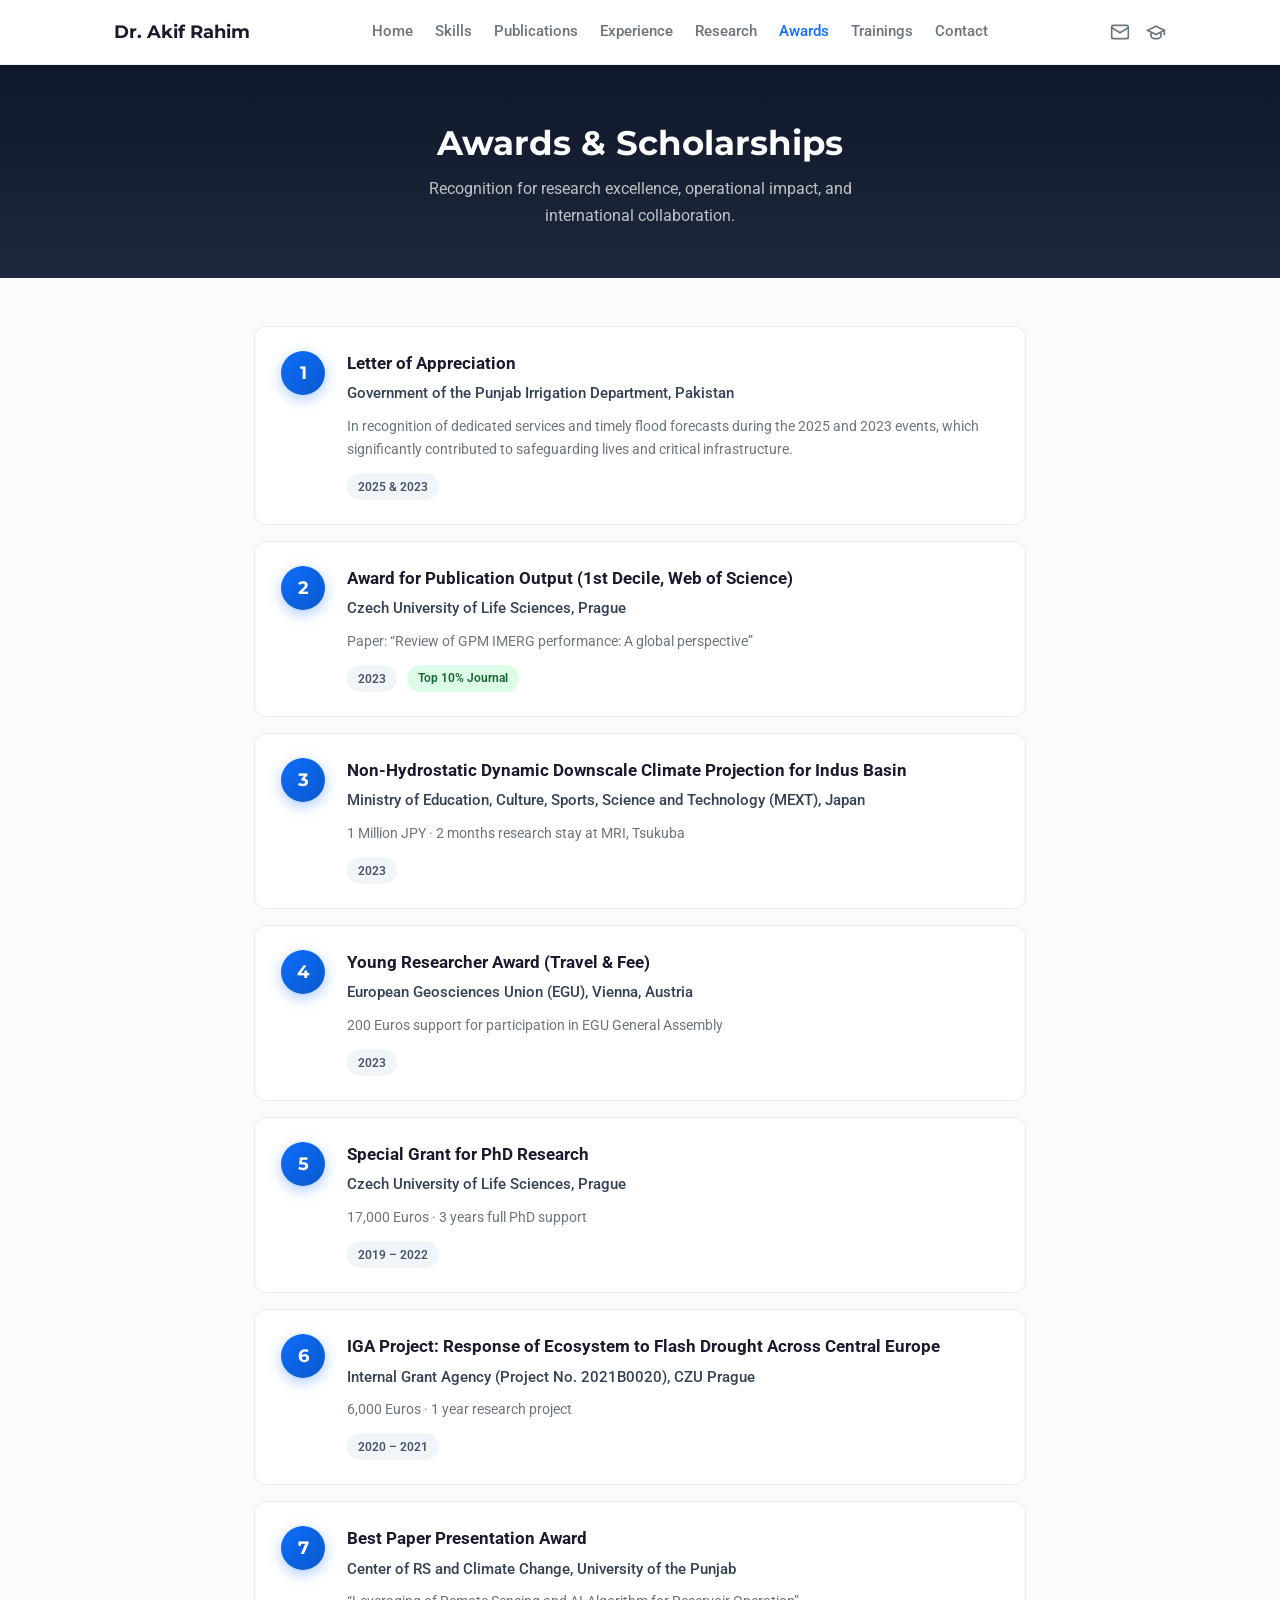
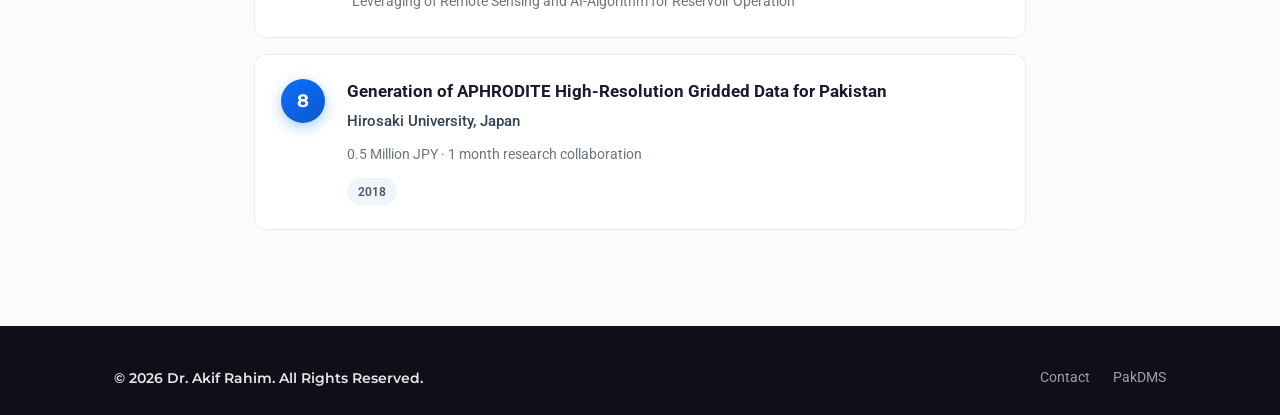
<file: awards.html>
<!DOCTYPE html>
<html lang="en">
<head>
  <meta charset="UTF-8" />
  <meta name="viewport" content="width=device-width, initial-scale=1.0" />
  <title>Awards & Scholarships | Dr. Akif Rahim</title>
  <meta name="description" content="Awards and scholarships of Dr. Akif Rahim — Hydro-Climatologist & Flood–Drought Modeler." />
  <link rel="icon" href="data:image/svg+xml,%3Csvg xmlns='http://www.w3.org/2000/svg' viewBox='0 0 64 64'%3E%3Cdefs%3E%3ClinearGradient id='g' x1='0' y1='0' x2='1' y2='1'%3E%3Cstop offset='0' stop-color='%230B1C38'/%3E%3Cstop offset='1' stop-color='%232563EB'/%3E%3C/linearGradient%3E%3C/defs%3E%3Crect width='64' height='64' rx='14' fill='url(%23g)'/%3E%3Ctext x='32' y='42' font-family='Arial' font-size='26' font-weight='700' fill='%2322D3EE' text-anchor='middle'%3EAR%3C/text%3E%3C/svg%3E" />
  <link rel="preconnect" href="https://fonts.googleapis.com" />
  <link rel="preconnect" href="https://fonts.gstatic.com" crossorigin />
  <link href="https://fonts.googleapis.com/css2?family=Montserrat:wght@400;600;700&family=Roboto:wght@300;400;500;700&display=swap" rel="stylesheet" />
  <style>
    :root {
      --navy: #0f172a;
      --navy-mid: #1e293b;
      --primary: #0d6efd;
      --primary-dark: #0a58ca;
      --dark: #1a1a2e;
      --darker: #0f0f1a;
      --text: #212529;
      --text-muted: #6c757d;
      --light: #f8f9fa;
      --white: #ffffff;
      --border: #e9ecef;
      --radius: 12px;
    }
    * { margin: 0; padding: 0; box-sizing: border-box; }
    body {
      font-family: 'Roboto', sans-serif;
      color: var(--text);
      background: #fafbfc;
      line-height: 1.7;
      font-size: 16px;
    }
    h1, h2, h3, h4 {
      font-family: 'Montserrat', sans-serif;
      font-weight: 700;
      line-height: 1.3;
    }
    a { color: var(--primary); text-decoration: none; transition: color 0.2s; }
    a:hover { color: var(--primary-dark); text-decoration: underline; }
    .container {
      max-width: 820px;
      margin: 0 auto;
      padding: 0 24px;
    }
    /* ========== HEADER ========== */
    .site-header {
      position: sticky;
      top: 0;
      z-index: 1000;
      background: var(--white);
      border-bottom: 1px solid var(--border);
      box-shadow: 0 1px 3px rgba(0,0,0,0.05);
    }
    .header-inner {
      display: flex;
      align-items: center;
      justify-content: space-between;
      height: 64px;
      max-width: 1100px;
      margin: 0 auto;
      padding: 0 24px;
    }
    .brand {
      font-family: 'Montserrat', sans-serif;
      font-weight: 700;
      font-size: 1.15rem;
      color: var(--dark);
      text-decoration: none;
    }
    .brand:hover { color: var(--primary); text-decoration: none; }
    .site-nav {
      display: flex;
      align-items: center;
      gap: 22px;
      flex-wrap: wrap;
    }
    .nav-link {
      font-size: 0.92rem;
      font-weight: 500;
      color: var(--text-muted);
      text-decoration: none;
    }
    .nav-link:hover,
    .nav-link.active {
      color: var(--primary);
      text-decoration: none;
    }
    .header-icons {
      display: flex;
      align-items: center;
      gap: 16px;
    }
    .header-icons a { color: var(--text-muted); display: flex; }
    .header-icons a:hover { color: var(--primary); }
    .header-icons svg { width: 20px; height: 20px; }
    .nav-toggle {
      display: none;
      background: none;
      border: none;
      cursor: pointer;
      flex-direction: column;
      gap: 5px;
      padding: 4px;
    }
    .nav-toggle span {
      display: block;
      width: 22px;
      height: 2px;
      background: var(--dark);
    }
    /* ========== PAGE HERO ========== */
    .page-hero {
      background: linear-gradient(180deg, #0f172a 0%, #1e293b 100%);
      color: var(--white);
      padding: 56px 0 48px;
      text-align: center;
    }
    .page-hero h1 {
      font-size: 2.1rem;
      margin-bottom: 10px;
    }
    .page-hero p {
      color: rgba(255,255,255,0.72);
      max-width: 480px;
      margin: 0 auto;
      font-size: 1.02rem;
    }
    /* ========== AWARDS ========== */
    .section {
      padding: 48px 0 80px;
    }
    .award-card {
      display: flex;
      gap: 22px;
      background: var(--white);
      border: 1px solid var(--border);
      border-radius: var(--radius);
      padding: 24px 26px;
      margin-bottom: 16px;
      transition: box-shadow 0.25s, border-color 0.25s, transform 0.2s;
      align-items: flex-start;
    }
    .award-card:hover {
      box-shadow: 0 12px 32px rgba(15, 23, 42, 0.1);
      border-color: #cbd5e1;
      transform: translateY(-2px);
    }
    /* Blue number badge (matches primary) */
    .award-num {
      flex-shrink: 0;
      width: 44px;
      height: 44px;
      border-radius: 50%;
      background: linear-gradient(135deg, #0d6efd 0%, #0a58ca 100%);
      color: #fff;
      font-family: 'Montserrat', sans-serif;
      font-weight: 700;
      font-size: 1.1rem;
      display: flex;
      align-items: center;
      justify-content: center;
      box-shadow: 0 4px 14px rgba(13, 110, 253, 0.35);
    }
    .award-body {
      flex: 1;
      min-width: 0;
    }
    .award-title {
      font-size: 1.08rem;
      font-weight: 700;
      color: var(--dark);
      margin-bottom: 6px;
      line-height: 1.4;
    }
    .award-org {
      font-size: 0.94rem;
      color: #334155;
      font-weight: 500;
      margin-bottom: 8px;
    }
    .award-meta {
      font-size: 0.9rem;
      color: var(--text-muted);
      line-height: 1.6;
    }
    .award-footer {
      display: flex;
      flex-wrap: wrap;
      gap: 10px;
      margin-top: 12px;
      align-items: center;
    }
    .award-year-tag {
      font-size: 0.78rem;
      font-weight: 600;
      color: #475569;
      background: #f1f5f9;
      padding: 3px 11px;
      border-radius: 20px;
    }
    .award-badge {
      font-size: 0.75rem;
      font-weight: 600;
      color: #166534;
      background: #dcfce7;
      padding: 3px 11px;
      border-radius: 20px;
    }
    /* ========== FOOTER ========== */
    .site-footer {
      background: var(--darker);
      color: rgba(255,255,255,0.6);
      padding: 40px 0 24px;
      font-size: 0.9rem;
    }
    .footer-inner {
      display: flex;
      justify-content: space-between;
      align-items: center;
      flex-wrap: wrap;
      gap: 16px;
      max-width: 1100px;
      margin: 0 auto;
      padding: 0 24px;
    }
    .footer-brand {
      font-family: 'Montserrat', sans-serif;
      font-weight: 600;
      color: rgba(255,255,255,0.9);
    }
    .footer-links a {
      color: rgba(255,255,255,0.6);
      margin-left: 20px;
      font-size: 0.88rem;
    }
    .footer-links a:hover { color: #93c5fd; }
    /* ========== RESPONSIVE ========== */
    @media (max-width: 700px) {
      .site-nav { display: none; }
      .nav-toggle { display: flex; }
      .site-nav.open {
        display: flex;
        flex-direction: column;
        position: absolute;
        top: 64px;
        left: 0;
        right: 0;
        background: var(--white);
        padding: 20px;
        border-bottom: 1px solid var(--border);
        gap: 16px;
      }
      .header-icons { display: none; }
      .award-card {
        padding: 20px;
        gap: 16px;
      }
      .award-num {
        width: 38px;
        height: 38px;
        font-size: 1rem;
      }
      .page-hero h1 { font-size: 1.7rem; }
    }
  </style>
</head>
<body>
  <!-- HEADER -->
  <header class="site-header">
    <div class="container header-inner">
      <a class="brand" href="index.html">Dr. Akif Rahim</a>
      <nav class="site-nav" id="siteNav">
        <a class="nav-link" href="index.html">Home</a>
        <a class="nav-link" href="index.html#skills">Skills</a>
        <a class="nav-link" href="index.html#publications">Publications</a>
        <a class="nav-link" href="experience.html">Experience</a>
        <a class="nav-link" href="research.html">Research</a>
        <a class="nav-link active" href="awards.html">Awards</a>
        <a class="nav-link" href="trainings.html">Trainings</a>
        <a class="nav-link" href="index.html#contact">Contact</a>
      </nav>
      <div class="header-icons">
        <a href="mailto:ak.rahim001@gmail.com" aria-label="Email">
          <svg viewBox="0 0 24 24" fill="none" stroke="currentColor" stroke-width="2"><rect x="2" y="4" width="20" height="16" rx="2"/><path d="m22 7-10 6L2 7"/></svg>
        </a>
        <a href="https://scholar.google.com/citations?user=DB9Dlp8AAAAJ&hl=en&oi=ao" target="_blank" rel="noopener" aria-label="Google Scholar">
          <svg viewBox="0 0 24 24" fill="none" stroke="currentColor" stroke-width="2"><path d="M22 10L12 5 2 10l10 5 10-5v6"/><path d="M6 12.5V17c0 1.5 3 3 6 3s6-1.5 6-3v-4.5"/></svg>
        </a>
      </div>
      <button class="nav-toggle" id="navToggle" aria-label="Toggle menu">
        <span></span><span></span><span></span>
      </button>
    </div>
  </header>
  <!-- PAGE HERO -->
  <section class="page-hero">
    <div class="container">
      <h1>Awards &amp; Scholarships</h1>
      <p>Recognition for research excellence, operational impact, and international collaboration.</p>
    </div>
  </section>
  <!-- AWARDS -->
  <section class="section">
    <div class="container">
      <div class="award-card">
        <div class="award-num">1</div>
        <div class="award-body">
          <div class="award-title">Letter of Appreciation</div>
          <div class="award-org">Government of the Punjab Irrigation Department, Pakistan</div>
          <div class="award-meta">In recognition of dedicated services and timely flood forecasts during the 2025 and 2023 events, which significantly contributed to safeguarding lives and critical infrastructure.</div>
          <div class="award-footer">
            <span class="award-year-tag">2025 &amp; 2023</span>
          </div>
        </div>
      </div>
      <div class="award-card">
        <div class="award-num">2</div>
        <div class="award-body">
          <div class="award-title">Award for Publication Output (1st Decile, Web of Science)</div>
          <div class="award-org">Czech University of Life Sciences, Prague</div>
          <div class="award-meta">Paper: “Review of GPM IMERG performance: A global perspective”</div>
          <div class="award-footer">
            <span class="award-year-tag">2023</span>
            <span class="award-badge">Top 10% Journal</span>
          </div>
        </div>
      </div>
      <div class="award-card">
        <div class="award-num">3</div>
        <div class="award-body">
          <div class="award-title">Non-Hydrostatic Dynamic Downscale Climate Projection for Indus Basin</div>
          <div class="award-org">Ministry of Education, Culture, Sports, Science and Technology (MEXT), Japan</div>
          <div class="award-meta">1 Million JPY · 2 months research stay at MRI, Tsukuba</div>
          <div class="award-footer">
            <span class="award-year-tag">2023</span>
          </div>
        </div>
      </div>
      <div class="award-card">
        <div class="award-num">4</div>
        <div class="award-body">
          <div class="award-title">Young Researcher Award (Travel &amp; Fee)</div>
          <div class="award-org">European Geosciences Union (EGU), Vienna, Austria</div>
          <div class="award-meta">200 Euros support for participation in EGU General Assembly</div>
          <div class="award-footer">
            <span class="award-year-tag">2023</span>
          </div>
        </div>
      </div>
      <div class="award-card">
        <div class="award-num">5</div>
        <div class="award-body">
          <div class="award-title">Special Grant for PhD Research</div>
          <div class="award-org">Czech University of Life Sciences, Prague</div>
          <div class="award-meta">17,000 Euros · 3 years full PhD support</div>
          <div class="award-footer">
            <span class="award-year-tag">2019 – 2022</span>
          </div>
        </div>
      </div>
      <div class="award-card">
        <div class="award-num">6</div>
        <div class="award-body">
          <div class="award-title">IGA Project: Response of Ecosystem to Flash Drought Across Central Europe</div>
          <div class="award-org">Internal Grant Agency (Project No. 2021B0020), CZU Prague</div>
          <div class="award-meta">6,000 Euros · 1 year research project</div>
          <div class="award-footer">
            <span class="award-year-tag">2020 – 2021</span>
          </div>
        </div>
      </div>
      <div class="award-card">
        <div class="award-num">7</div>
        <div class="award-body">
          <div class="award-title">Best Paper Presentation Award</div>
          <div class="award-org">Center of RS and Climate Change, University of the Punjab</div>
          <div class="award-meta">“Leveraging of Remote Sensing and AI-Algorithm for Reservoir Operation”</div>
        </div>
      </div>
      <div class="award-card">
        <div class="award-num">8</div>
        <div class="award-body">
          <div class="award-title">Generation of APHRODITE High-Resolution Gridded Data for Pakistan</div>
          <div class="award-org">Hirosaki University, Japan</div>
          <div class="award-meta">0.5 Million JPY · 1 month research collaboration</div>
          <div class="award-footer">
            <span class="award-year-tag">2018</span>
          </div>
        </div>
      </div>
    </div>
  </section>
  <footer class="site-footer">
  <div class="container footer-inner">
    <div class="footer-brand">© <span id="year">2026</span> Dr. Akif Rahim. All Rights Reserved.</div>
    <div class="footer-links">
      <a href="#contact">Contact</a>
      <a href="https://pakdms.iwmi.org" target="_blank" rel="noopener">PakDMS</a>
    </div>
  </div>
</footer>
  <script>
    const toggle = document.getElementById('navToggle');
    const nav = document.getElementById('siteNav');
    if (toggle) toggle.addEventListener('click', () => nav.classList.toggle('open'));
    document.getElementById('year').textContent = new Date().getFullYear();
  </script>
</body>
</html>
</file>
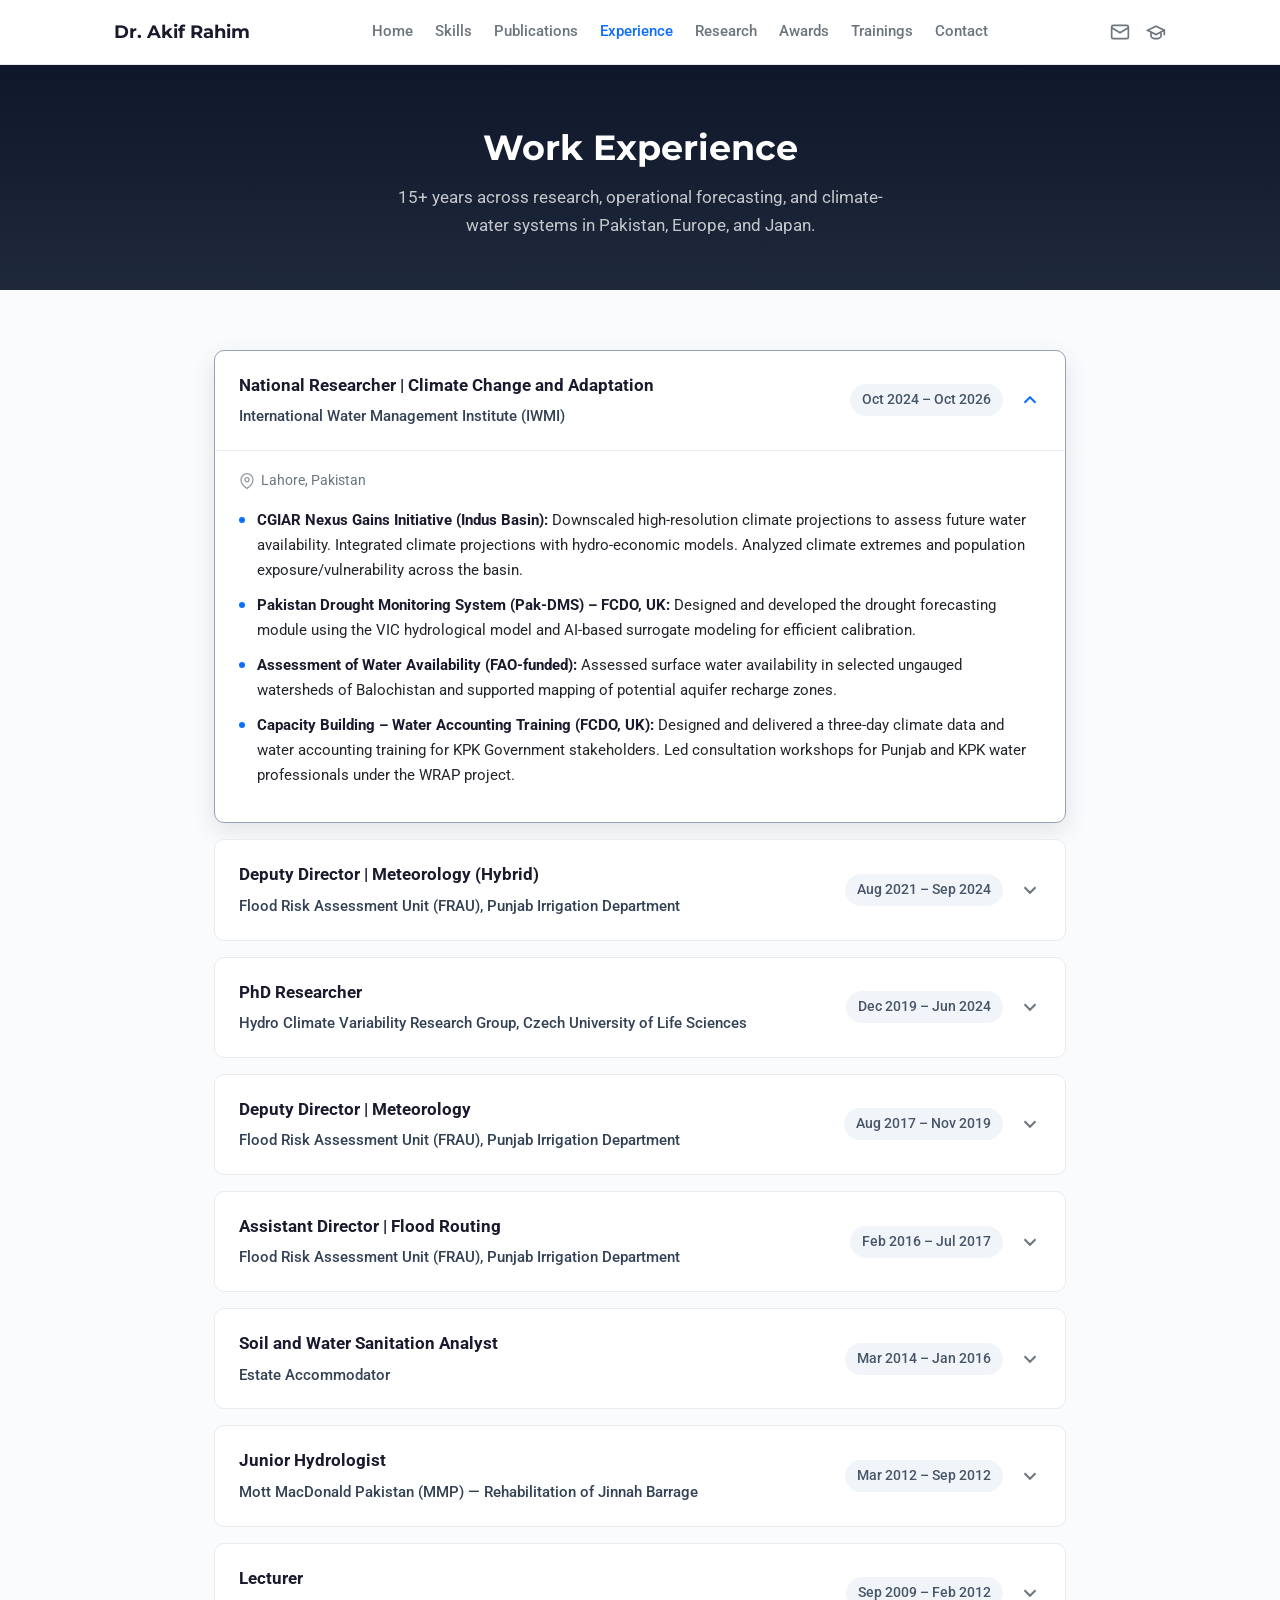
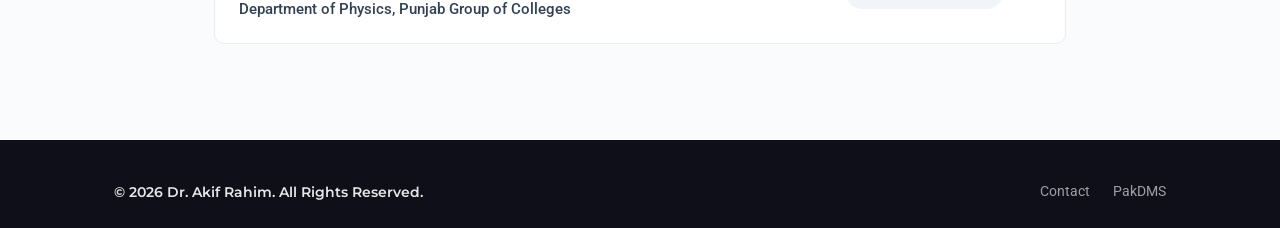
<file: experience.html>
<!DOCTYPE html>
<html lang="en">
<head>
  <meta charset="UTF-8" />
  <meta name="viewport" content="width=device-width, initial-scale=1.0" />
  <title>Experience | Dr. Akif Rahim</title>
  <meta name="description" content="Professional work experience of Dr. Akif Rahim — Hydro-Climatologist & Flood–Drought Modeler." />
  <link rel="icon" href="data:image/svg+xml,%3Csvg xmlns='http://www.w3.org/2000/svg' viewBox='0 0 64 64'%3E%3Cdefs%3E%3ClinearGradient id='g' x1='0' y1='0' x2='1' y2='1'%3E%3Cstop offset='0' stop-color='%230B1C38'/%3E%3Cstop offset='1' stop-color='%232563EB'/%3E%3C/linearGradient%3E%3C/defs%3E%3Crect width='64' height='64' rx='14' fill='url(%23g)'/%3E%3Ctext x='32' y='42' font-family='Arial' font-size='26' font-weight='700' fill='%2322D3EE' text-anchor='middle'%3EAR%3C/text%3E%3C/svg%3E" />
  <link rel="preconnect" href="https://fonts.googleapis.com" />
  <link rel="preconnect" href="https://fonts.gstatic.com" crossorigin />
  <link href="https://fonts.googleapis.com/css2?family=Montserrat:wght@400;600;700&family=Roboto:wght@300;400;500;700&display=swap" rel="stylesheet" />
  <style>
    :root {
      --navy: #0f172a;
      --navy-mid: #1e293b;
      --primary: #0d6efd;
      --primary-dark: #0a58ca;
      --dark: #1a1a2e;
      --darker: #0f0f1a;
      --text: #212529;
      --text-muted: #6c757d;
      --light: #f8f9fa;
      --white: #ffffff;
      --border: #e9ecef;
      --radius: 10px;
    }
    * { margin: 0; padding: 0; box-sizing: border-box; }
    body {
      font-family: 'Roboto', sans-serif;
      color: var(--text);
      background: #fafbfc;
      line-height: 1.7;
      font-size: 16px;
    }
    h1, h2, h3, h4 {
      font-family: 'Montserrat', sans-serif;
      font-weight: 700;
      line-height: 1.3;
    }
    a { color: var(--primary); text-decoration: none; transition: color 0.2s; }
    a:hover { color: var(--primary-dark); text-decoration: underline; }
    .container {
      max-width: 900px;
      margin: 0 auto;
      padding: 0 24px;
    }
    /* ========== HEADER ========== */
    .site-header {
      position: sticky;
      top: 0;
      z-index: 1000;
      background: var(--white);
      border-bottom: 1px solid var(--border);
      box-shadow: 0 1px 3px rgba(0,0,0,0.05);
    }
    .header-inner {
      display: flex;
      align-items: center;
      justify-content: space-between;
      height: 64px;
      max-width: 1100px;
      margin: 0 auto;
      padding: 0 24px;
    }
    .brand {
      font-family: 'Montserrat', sans-serif;
      font-weight: 700;
      font-size: 1.15rem;
      color: var(--dark);
      text-decoration: none;
    }
    .brand:hover { color: var(--primary); text-decoration: none; }
    .site-nav {
      display: flex;
      align-items: center;
      gap: 22px;
      flex-wrap: wrap;
    }
    .nav-link {
      font-size: 0.92rem;
      font-weight: 500;
      color: var(--text-muted);
      text-decoration: none;
    }
    .nav-link:hover,
    .nav-link.active {
      color: var(--primary);
      text-decoration: none;
    }
    .header-icons {
      display: flex;
      align-items: center;
      gap: 16px;
    }
    .header-icons a { color: var(--text-muted); display: flex; }
    .header-icons a:hover { color: var(--primary); }
    .header-icons svg { width: 20px; height: 20px; }
    .nav-toggle {
      display: none;
      background: none;
      border: none;
      cursor: pointer;
      flex-direction: column;
      gap: 5px;
      padding: 4px;
    }
    .nav-toggle span {
      display: block;
      width: 22px;
      height: 2px;
      background: var(--dark);
    }
    /* ========== PAGE HERO ========== */
    .page-hero {
      background: linear-gradient(180deg, #0f172a 0%, #1e293b 100%);
      color: var(--white);
      padding: 60px 0 50px;
      text-align: center;
    }
    .page-hero h1 {
      font-size: 2.2rem;
      margin-bottom: 12px;
    }
    .page-hero p {
      color: rgba(255,255,255,0.75);
      max-width: 520px;
      margin: 0 auto;
      font-size: 1.05rem;
    }
    /* ========== EXPERIENCE ========== */
    .section {
      padding: 60px 0 80px;
    }
    .exp-item {
      background: var(--white);
      border: 1px solid var(--border);
      border-radius: var(--radius);
      margin-bottom: 16px;
      overflow: hidden;
      transition: box-shadow 0.25s ease, border-color 0.25s;
    }
    .exp-item:hover {
      box-shadow: 0 8px 24px rgba(15, 23, 42, 0.08);
    }
    .exp-item.open {
      border-color: #94a3b8;
      box-shadow: 0 8px 24px rgba(15, 23, 42, 0.1);
    }
    .exp-header {
      display: flex;
      align-items: center;
      justify-content: space-between;
      gap: 16px;
      padding: 20px 24px;
      cursor: pointer;
      user-select: none;
    }
    .exp-header-left {
      flex: 1;
      min-width: 0;
    }
    .exp-title {
      font-size: 1.08rem;
      font-weight: 700;
      color: var(--dark);
      margin-bottom: 4px;
    }
    .exp-org {
      font-size: 0.95rem;
      color: #334155;
      font-weight: 500;
    }
    .exp-meta {
      display: flex;
      align-items: center;
      gap: 16px;
      flex-shrink: 0;
    }
    .exp-date {
      font-size: 0.88rem;
      color: #475569;
      font-weight: 500;
      white-space: nowrap;
      background: #f1f5f9;
      padding: 4px 12px;
      border-radius: 20px;
    }
    .exp-chevron {
      width: 22px;
      height: 22px;
      color: var(--text-muted);
      transition: transform 0.3s ease, color 0.2s;
      flex-shrink: 0;
    }
    .exp-item.open .exp-chevron {
      transform: rotate(180deg);
      color: var(--primary);
    }
    .exp-body {
      max-height: 0;
      overflow: hidden;
      transition: max-height 0.4s ease;
    }
    .exp-item.open .exp-body {
      max-height: 800px;
    }
    .exp-body-inner {
      padding: 0 24px 24px;
      border-top: 1px solid var(--border);
      padding-top: 18px;
    }
    .exp-location {
      font-size: 0.9rem;
      color: var(--text-muted);
      margin-bottom: 14px;
      display: flex;
      align-items: center;
      gap: 6px;
    }
    .exp-location svg {
      width: 16px;
      height: 16px;
      opacity: 0.7;
    }
    .exp-list {
      list-style: none;
      padding: 0;
    }
    .exp-list li {
      position: relative;
      padding-left: 18px;
      margin-bottom: 10px;
      font-size: 0.95rem;
      color: var(--text);
      line-height: 1.65;
    }
    .exp-list li::before {
      content: '';
      position: absolute;
      left: 0;
      top: 9px;
      width: 6px;
      height: 6px;
      border-radius: 50%;
      background: var(--primary);
    }
    .exp-list li strong {
      color: var(--dark);
    }
    /* ========== FOOTER ========== */
    .site-footer {
      background: var(--darker);
      color: rgba(255,255,255,0.6);
      padding: 40px 0 24px;
      font-size: 0.9rem;
    }
    .footer-inner {
      display: flex;
      justify-content: space-between;
      align-items: center;
      flex-wrap: wrap;
      gap: 16px;
      max-width: 1100px;
      margin: 0 auto;
      padding: 0 24px;
    }
    .footer-brand {
      font-family: 'Montserrat', sans-serif;
      font-weight: 600;
      color: rgba(255,255,255,0.9);
    }
    .footer-links a {
      color: rgba(255,255,255,0.6);
      margin-left: 20px;
      font-size: 0.88rem;
    }
    .footer-links a:hover { color: #93c5fd; }
    /* ========== RESPONSIVE ========== */
    @media (max-width: 700px) {
      .site-nav { display: none; }
      .nav-toggle { display: flex; }
      .site-nav.open {
        display: flex;
        flex-direction: column;
        position: absolute;
        top: 64px;
        left: 0;
        right: 0;
        background: var(--white);
        padding: 20px;
        border-bottom: 1px solid var(--border);
        gap: 16px;
      }
      .header-icons { display: none; }
      .exp-header {
        flex-direction: column;
        align-items: flex-start;
        gap: 10px;
      }
      .exp-meta {
        width: 100%;
        justify-content: space-between;
      }
      .page-hero h1 { font-size: 1.7rem; }
    }
  </style>
</head>
<body>
  <!-- HEADER -->
  <header class="site-header">
    <div class="container header-inner">
      <a class="brand" href="index.html">Dr. Akif Rahim</a>
      <nav class="site-nav" id="siteNav">
        <a class="nav-link" href="index.html">Home</a>
        <a class="nav-link" href="index.html#skills">Skills</a>
        <a class="nav-link" href="index.html#publications">Publications</a>
        <a class="nav-link active" href="experience.html">Experience</a>
        <a class="nav-link" href="research.html">Research</a>
        <a class="nav-link" href="awards.html">Awards</a>
        <a class="nav-link" href="trainings.html">Trainings</a>
        <a class="nav-link" href="index.html#contact">Contact</a>
      </nav>
      <div class="header-icons">
        <a href="mailto:ak.rahim001@gmail.com" aria-label="Email">
          <svg viewBox="0 0 24 24" fill="none" stroke="currentColor" stroke-width="2"><rect x="2" y="4" width="20" height="16" rx="2"/><path d="m22 7-10 6L2 7"/></svg>
        </a>
        <a href="https://scholar.google.com/citations?user=DB9Dlp8AAAAJ&hl=en&oi=ao" target="_blank" rel="noopener" aria-label="Google Scholar">
          <svg viewBox="0 0 24 24" fill="none" stroke="currentColor" stroke-width="2"><path d="M22 10L12 5 2 10l10 5 10-5v6"/><path d="M6 12.5V17c0 1.5 3 3 6 3s6-1.5 6-3v-4.5"/></svg>
        </a>
      </div>
      <button class="nav-toggle" id="navToggle" aria-label="Toggle menu">
        <span></span><span></span><span></span>
      </button>
    </div>
  </header>
  <!-- PAGE HERO -->
  <section class="page-hero">
    <div class="container">
      <h1>Work Experience</h1>
      <p>15+ years across research, operational forecasting, and climate-water systems in Pakistan, Europe, and Japan.</p>
    </div>
  </section>
  <!-- EXPERIENCE LIST -->
  <section class="section">
    <div class="container">
      <!-- 1. IWMI -->
      <div class="exp-item open">
        <div class="exp-header">
          <div class="exp-header-left">
            <div class="exp-title">National Researcher | Climate Change and Adaptation</div>
            <div class="exp-org">International Water Management Institute (IWMI)</div>
          </div>
          <div class="exp-meta">
            <span class="exp-date">Oct 2024 – Oct 2026</span>
            <svg class="exp-chevron" viewBox="0 0 24 24" fill="none" stroke="currentColor" stroke-width="2.2"><polyline points="6 9 12 15 18 9"/></svg>
          </div>
        </div>
        <div class="exp-body">
          <div class="exp-body-inner">
            <div class="exp-location">
              <svg viewBox="0 0 24 24" fill="none" stroke="currentColor" stroke-width="2"><path d="M21 10c0 7-9 13-9 13s-9-6-9-13a9 9 0 0 1 18 0z"/><circle cx="12" cy="10" r="3"/></svg>
              Lahore, Pakistan
            </div>
            <ul class="exp-list">
              <li><strong>CGIAR Nexus Gains Initiative (Indus Basin):</strong> Downscaled high-resolution climate projections to assess future water availability. Integrated climate projections with hydro-economic models. Analyzed climate extremes and population exposure/vulnerability across the basin.</li>
              <li><strong>Pakistan Drought Monitoring System (Pak-DMS) – FCDO, UK:</strong> Designed and developed the drought forecasting module using the VIC hydrological model and AI-based surrogate modeling for efficient calibration.</li>
              <li><strong>Assessment of Water Availability (FAO-funded):</strong> Assessed surface water availability in selected ungauged watersheds of Balochistan and supported mapping of potential aquifer recharge zones.</li>
              <li><strong>Capacity Building – Water Accounting Training (FCDO, UK):</strong> Designed and delivered a three-day climate data and water accounting training for KPK Government stakeholders. Led consultation workshops for Punjab and KPK water professionals under the WRAP project.</li>
            </ul>
          </div>
        </div>
      </div>
      <!-- 2. FRAU Hybrid -->
      <div class="exp-item">
        <div class="exp-header">
          <div class="exp-header-left">
            <div class="exp-title">Deputy Director | Meteorology (Hybrid)</div>
            <div class="exp-org">Flood Risk Assessment Unit (FRAU), Punjab Irrigation Department</div>
          </div>
          <div class="exp-meta">
            <span class="exp-date">Aug 2021 – Sep 2024</span>
            <svg class="exp-chevron" viewBox="0 0 24 24" fill="none" stroke="currentColor" stroke-width="2.2"><polyline points="6 9 12 15 18 9"/></svg>
          </div>
        </div>
        <div class="exp-body">
          <div class="exp-body-inner">
            <div class="exp-location">
              <svg viewBox="0 0 24 24" fill="none" stroke="currentColor" stroke-width="2"><path d="M21 10c0 7-9 13-9 13s-9-6-9-13a9 9 0 0 1 18 0z"/><circle cx="12" cy="10" r="3"/></svg>
              Lahore, Pakistan
            </div>
            <ul class="exp-list">
              <li>Monitored and forecasted river flows across Indus Basin rim stations.</li>
              <li>Analyzed hydrological data for flood forecasting, reporting, and modeling.</li>
              <li>Applied SAR-based geospatial tools for flood depth estimation and monitored upstream reservoir operations.</li>
            </ul>
          </div>
        </div>
      </div>
      <!-- 3. PhD Researcher -->
      <div class="exp-item">
        <div class="exp-header">
          <div class="exp-header-left">
            <div class="exp-title">PhD Researcher</div>
            <div class="exp-org">Hydro Climate Variability Research Group, Czech University of Life Sciences</div>
          </div>
          <div class="exp-meta">
            <span class="exp-date">Dec 2019 – Jun 2024</span>
            <svg class="exp-chevron" viewBox="0 0 24 24" fill="none" stroke="currentColor" stroke-width="2.2"><polyline points="6 9 12 15 18 9"/></svg>
          </div>
        </div>
        <div class="exp-body">
          <div class="exp-body-inner">
            <div class="exp-location">
              <svg viewBox="0 0 24 24" fill="none" stroke="currentColor" stroke-width="2"><path d="M21 10c0 7-9 13-9 13s-9-6-9-13a9 9 0 0 1 18 0z"/><circle cx="12" cy="10" r="3"/></svg>
              Prague, Czech Republic
            </div>
            <ul class="exp-list">
              <li>Investigated flash drought characteristics across Central Europe (IGA-funded project).</li>
              <li>Identified ecosystem response to flash droughts in Czech Republic.</li>
              <li>Designed research methodology, prepared research proposals, and developed calibration/validation tools for hydrological modeling.</li>
              <li>Supported the team in data preparation and analysis using machine and deep learning approaches.</li>
            </ul>
          </div>
        </div>
      </div>
      <!-- 4. FRAU 2017-2019 -->
      <div class="exp-item">
        <div class="exp-header">
          <div class="exp-header-left">
            <div class="exp-title">Deputy Director | Meteorology</div>
            <div class="exp-org">Flood Risk Assessment Unit (FRAU), Punjab Irrigation Department</div>
          </div>
          <div class="exp-meta">
            <span class="exp-date">Aug 2017 – Nov 2019</span>
            <svg class="exp-chevron" viewBox="0 0 24 24" fill="none" stroke="currentColor" stroke-width="2.2"><polyline points="6 9 12 15 18 9"/></svg>
          </div>
        </div>
        <div class="exp-body">
          <div class="exp-body-inner">
            <div class="exp-location">
              <svg viewBox="0 0 24 24" fill="none" stroke="currentColor" stroke-width="2"><path d="M21 10c0 7-9 13-9 13s-9-6-9-13a9 9 0 0 1 18 0z"/><circle cx="12" cy="10" r="3"/></svg>
              Lahore, Pakistan
            </div>
            <ul class="exp-list">
              <li>Data assimilation of remotely sensed observations into hydrologic, hydrodynamic and agricultural models.</li>
              <li>Streamflow forecasting in support of reservoir operations using airborne snow observations in Indus western rivers.</li>
              <li>Evaluation of satellite data (GPM, TRMM) for transboundary catchments and generation of barrage operations for different flood scenarios.</li>
              <li>Assessment of hydrological alteration for River Ravi, homogeneous regions of rainfall during monsoon, and trend analysis of rainfall and temperature in Punjab.</li>
            </ul>
          </div>
        </div>
      </div>
      <!-- 5. Assistant Director -->
      <div class="exp-item">
        <div class="exp-header">
          <div class="exp-header-left">
            <div class="exp-title">Assistant Director | Flood Routing</div>
            <div class="exp-org">Flood Risk Assessment Unit (FRAU), Punjab Irrigation Department</div>
          </div>
          <div class="exp-meta">
            <span class="exp-date">Feb 2016 – Jul 2017</span>
            <svg class="exp-chevron" viewBox="0 0 24 24" fill="none" stroke="currentColor" stroke-width="2.2"><polyline points="6 9 12 15 18 9"/></svg>
          </div>
        </div>
        <div class="exp-body">
          <div class="exp-body-inner">
            <div class="exp-location">
              <svg viewBox="0 0 24 24" fill="none" stroke="currentColor" stroke-width="2"><path d="M21 10c0 7-9 13-9 13s-9-6-9-13a9 9 0 0 1 18 0z"/><circle cx="12" cy="10" r="3"/></svg>
              Lahore, Pakistan
            </div>
            <ul class="exp-list">
              <li>Constructed semi-distributed hydrological model of transboundary catchment of River Chenab and distributed modeling of adjacent nullahs.</li>
              <li>Prepared flood inundation maps for Indus River and flood routing model of River Jhelum downstream of Mangla Dam.</li>
              <li>Developed water distribution model and evaluated efficiency of water distribution plan for Punjab Irrigation.</li>
              <li>Applied SRM models for Chenab and assessed climate change impacts on water availability. Prepared flood reports of 2016.</li>
            </ul>
          </div>
        </div>
      </div>
      <!-- 6. Soil & Water -->
      <div class="exp-item">
        <div class="exp-header">
          <div class="exp-header-left">
            <div class="exp-title">Soil and Water Sanitation Analyst</div>
            <div class="exp-org">Estate Accommodator</div>
          </div>
          <div class="exp-meta">
            <span class="exp-date">Mar 2014 – Jan 2016</span>
            <svg class="exp-chevron" viewBox="0 0 24 24" fill="none" stroke="currentColor" stroke-width="2.2"><polyline points="6 9 12 15 18 9"/></svg>
          </div>
        </div>
        <div class="exp-body">
          <div class="exp-body-inner">
            <div class="exp-location">
              <svg viewBox="0 0 24 24" fill="none" stroke="currentColor" stroke-width="2"><path d="M21 10c0 7-9 13-9 13s-9-6-9-13a9 9 0 0 1 18 0z"/><circle cx="12" cy="10" r="3"/></svg>
              Islamabad, Pakistan
            </div>
            <ul class="exp-list">
              <li>Soil sampling and testing; monitoring and evaluation of water sanitation and supply works.</li>
              <li>GIS mapping for geological strata; supervision of construction works of housing societies.</li>
              <li>Hydrological modeling, management of water measuring equipment, data entry and report writing.</li>
            </ul>
          </div>
        </div>
      </div>
      <!-- 7. Junior Hydrologist -->
      <div class="exp-item">
        <div class="exp-header">
          <div class="exp-header-left">
            <div class="exp-title">Junior Hydrologist</div>
            <div class="exp-org">Mott MacDonald Pakistan (MMP) — Rehabilitation of Jinnah Barrage</div>
          </div>
          <div class="exp-meta">
            <span class="exp-date">Mar 2012 – Sep 2012</span>
            <svg class="exp-chevron" viewBox="0 0 24 24" fill="none" stroke="currentColor" stroke-width="2.2"><polyline points="6 9 12 15 18 9"/></svg>
          </div>
        </div>
        <div class="exp-body">
          <div class="exp-body-inner">
            <div class="exp-location">
              <svg viewBox="0 0 24 24" fill="none" stroke="currentColor" stroke-width="2"><path d="M21 10c0 7-9 13-9 13s-9-6-9-13a9 9 0 0 1 18 0z"/><circle cx="12" cy="10" r="3"/></svg>
              Lahore, Pakistan
            </div>
            <ul class="exp-list">
              <li>Implemented and reviewed the framework of Real-Time Flow Monitoring System (RTFM).</li>
              <li>Collected hydraulic data of Jinnah Barrage and conducted field surveys.</li>
              <li>Collaborated with Punjab Irrigation Department regarding project progress.</li>
            </ul>
          </div>
        </div>
      </div>
      <!-- 8. Lecturer -->
      <div class="exp-item">
        <div class="exp-header">
          <div class="exp-header-left">
            <div class="exp-title">Lecturer</div>
            <div class="exp-org">Department of Physics, Punjab Group of Colleges</div>
          </div>
          <div class="exp-meta">
            <span class="exp-date">Sep 2009 – Feb 2012</span>
            <svg class="exp-chevron" viewBox="0 0 24 24" fill="none" stroke="currentColor" stroke-width="2.2"><polyline points="6 9 12 15 18 9"/></svg>
          </div>
        </div>
        <div class="exp-body">
          <div class="exp-body-inner">
            <div class="exp-location">
              <svg viewBox="0 0 24 24" fill="none" stroke="currentColor" stroke-width="2"><path d="M21 10c0 7-9 13-9 13s-9-6-9-13a9 9 0 0 1 18 0z"/><circle cx="12" cy="10" r="3"/></svg>
              Lahore, Pakistan
            </div>
            <ul class="exp-list">
              <li>Designed study plans of Physics; supervised examination duties and managed duty roster of teachers.</li>
              <li>Organized and managed recreational trips for students.</li>
            </ul>
          </div>
        </div>
      </div>
    </div>
  </section>
  <footer class="site-footer">
  <div class="container footer-inner">
    <div class="footer-brand">© <span id="year">2026</span> Dr. Akif Rahim. All Rights Reserved.</div>
    <div class="footer-links">
      <a href="#contact">Contact</a>
      <a href="https://pakdms.iwmi.org" target="_blank" rel="noopener">PakDMS</a>
    </div>
  </div>
</footer>
  <script>
    // Accordion: only one open at a time
    document.querySelectorAll('.exp-header').forEach(header => {
      header.addEventListener('click', () => {
        const item = header.parentElement;
        const isOpen = item.classList.contains('open');
        document.querySelectorAll('.exp-item').forEach(el => el.classList.remove('open'));
        if (!isOpen) item.classList.add('open');
      });
    });
    const toggle = document.getElementById('navToggle');
    const nav = document.getElementById('siteNav');
    if (toggle) toggle.addEventListener('click', () => nav.classList.toggle('open'));
    document.getElementById('year').textContent = new Date().getFullYear();
  </script>
</body>
</html>
</file>
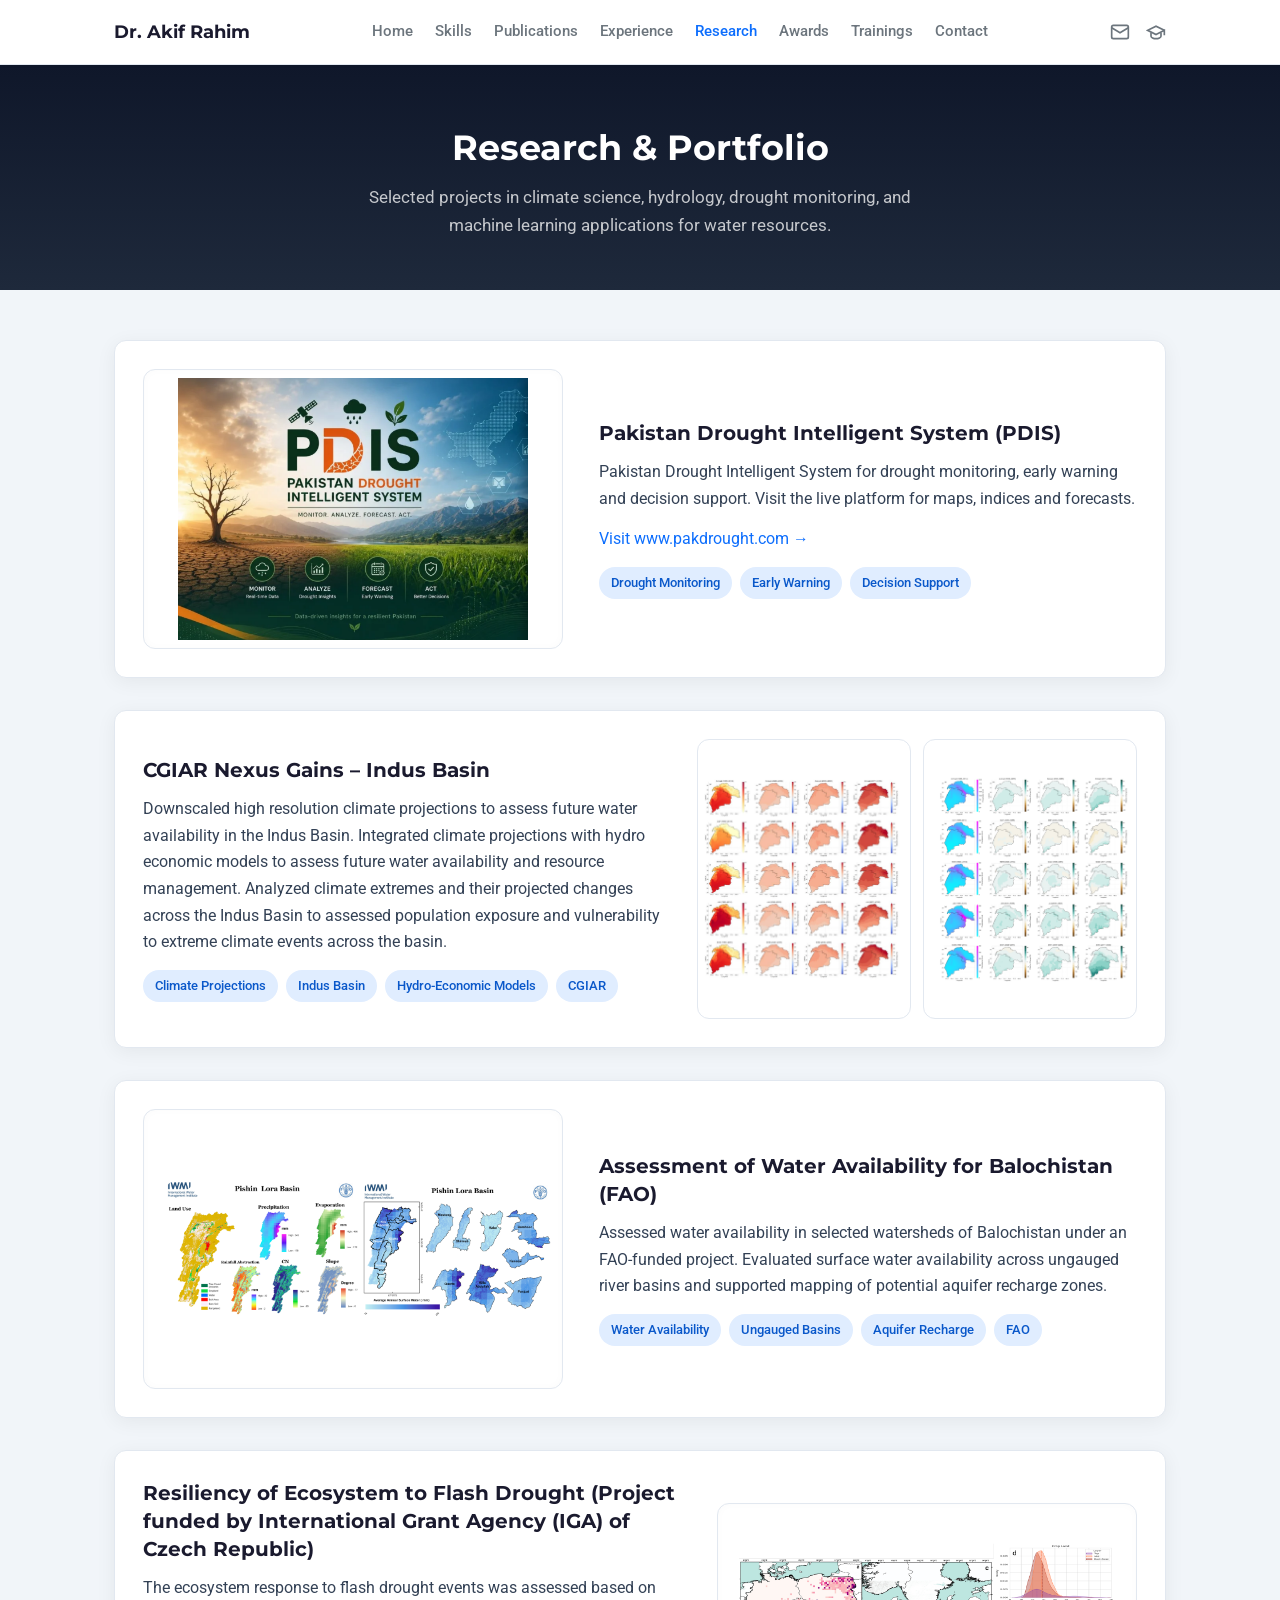
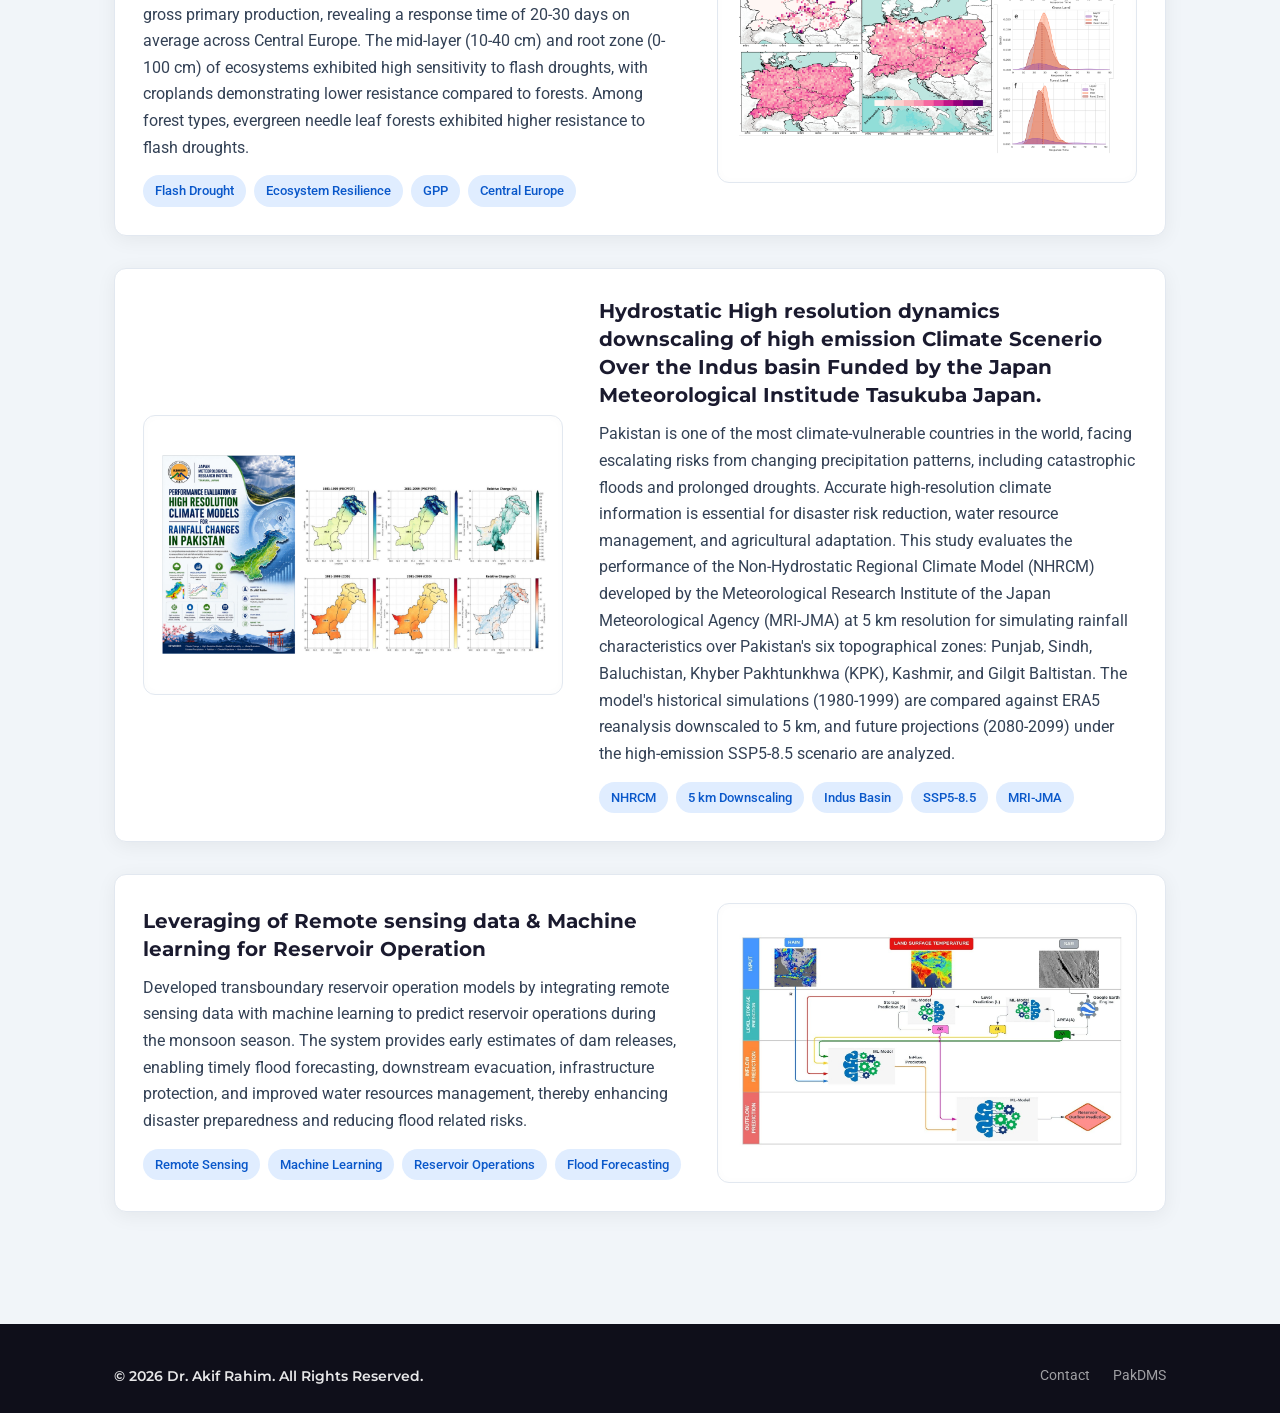
<file: research.html>
<!DOCTYPE html>
<html lang="en">
<head>
  <meta charset="UTF-8" />
  <meta name="viewport" content="width=device-width, initial-scale=1.0" />
  <title>Research & Portfolio | Dr. Akif Rahim</title>
  <meta name="description" content="Research projects and portfolio of Dr. Akif Rahim in climate science, hydrology, drought monitoring and machine learning for water resources." />
  <link rel="icon" href="data:image/svg+xml,%3Csvg xmlns='http://www.w3.org/2000/svg' viewBox='0 0 64 64'%3E%3Cdefs%3E%3ClinearGradient id='g' x1='0' y1='0' x2='1' y2='1'%3E%3Cstop offset='0' stop-color='%230B1C38'/%3E%3Cstop offset='1' stop-color='%232563EB'/%3E%3C/linearGradient%3E%3C/defs%3E%3Crect width='64' height='64' rx='14' fill='url(%23g)'/%3E%3Ctext x='32' y='42' font-family='Arial' font-size='26' font-weight='700' fill='%2322D3EE' text-anchor='middle'%3EAR%3C/text%3E%3C/svg%3E" />
  <link rel="preconnect" href="https://fonts.googleapis.com" />
  <link rel="preconnect" href="https://fonts.gstatic.com" crossorigin />
  <link href="https://fonts.googleapis.com/css2?family=Montserrat:wght@400;600;700&family=Roboto:wght@300;400;500;700&display=swap" rel="stylesheet" />
  <style>
    :root {
      --primary: #0d6efd;
      --primary-dark: #0a58ca;
      --dark: #1a1a2e;
      --darker: #0f0f1a;
      --text: #212529;
      --text-muted: #6c757d;
      --light: #f8f9fa;
      --white: #ffffff;
      --border: #e2e8f0;
      --radius: 12px;
      --shadow: 0 4px 20px rgba(0, 0, 0, 0.06);
    }
    * { margin: 0; padding: 0; box-sizing: border-box; }
    body {
      font-family: 'Roboto', sans-serif;
      color: var(--text);
      background: #f1f5f9;
      line-height: 1.7;
      font-size: 16px;
    }
    h1, h2, h3, h4 {
      font-family: 'Montserrat', sans-serif;
      font-weight: 700;
      line-height: 1.3;
    }
    a { color: var(--primary); text-decoration: none; transition: color 0.2s; }
    a:hover { color: var(--primary-dark); text-decoration: underline; }
    .container { max-width: 1100px; margin: 0 auto; padding: 0 24px; }

    .site-header {
      position: sticky; top: 0; z-index: 1000;
      background: var(--white);
      border-bottom: 1px solid var(--border);
      box-shadow: 0 1px 3px rgba(0,0,0,0.05);
    }
    .header-inner {
      display: flex; align-items: center; justify-content: space-between;
      height: 64px; max-width: 1100px; margin: 0 auto; padding: 0 24px;
    }
    .brand {
      font-family: 'Montserrat', sans-serif; font-weight: 700; font-size: 1.15rem;
      color: var(--dark); text-decoration: none;
    }
    .brand:hover { color: var(--primary); text-decoration: none; }
    .site-nav { display: flex; align-items: center; gap: 22px; flex-wrap: wrap; }
    .nav-link {
      font-size: 0.92rem; font-weight: 500; color: var(--text-muted); text-decoration: none;
    }
    .nav-link:hover, .nav-link.active { color: var(--primary); text-decoration: none; }
    .header-icons { display: flex; align-items: center; gap: 16px; }
    .header-icons a { color: var(--text-muted); display: flex; }
    .header-icons a:hover { color: var(--primary); }
    .header-icons svg { width: 20px; height: 20px; }
    .nav-toggle {
      display: none; background: none; border: none; cursor: pointer;
      flex-direction: column; gap: 5px; padding: 4px;
    }
    .nav-toggle span { display: block; width: 22px; height: 2px; background: var(--dark); }

    .page-hero {
      background: linear-gradient(180deg, #0f172a 0%, #1e293b 100%);
      color: var(--white); padding: 60px 0 50px; text-align: center;
    }
    .page-hero h1 { font-size: 2.2rem; margin-bottom: 12px; }
    .page-hero p {
      color: rgba(255,255,255,0.75); max-width: 560px; margin: 0 auto; font-size: 1.05rem;
    }

    .section { padding: 50px 0 80px; }

    /* Enhanced Research Cards */
    .research-item {
      display: flex;
      gap: 36px;
      margin-bottom: 32px;
      padding: 28px;
      background: var(--white);
      border-radius: var(--radius);
      box-shadow: var(--shadow);
      border: 1px solid var(--border);
      align-items: center;
    }
    .research-item:nth-child(even) {
      flex-direction: row-reverse;
    }

    /* Standard Visual Frame */
    .research-visual {
      flex-shrink: 0;
      width: 420px;
      height: 280px;
      border-radius: var(--radius);
      overflow: hidden;
      background: #ffffff;
      border: 1px solid #e2e8f0;
      display: flex;
      align-items: center;
      justify-content: center;
      box-shadow: inset 0 0 10px rgba(0,0,0,0.02);
    }
    .research-visual img {
      width: 100%;
      height: 100%;
      object-fit: contain;
      padding: 8px;
      transition: transform 0.3s ease;
      image-rendering: -webkit-optimize-contrast;
    }
    .research-visual:hover img {
      transform: scale(1.04);
    }

    /* Dual Image Frame (CGIAR) */
    .research-visual-double {
      display: flex;
      gap: 12px;
      width: 440px;
      height: 280px;
      background: transparent;
      border: none;
      box-shadow: none;
    }
    .research-visual-double .double-wrapper {
      flex: 1;
      height: 100%;
      background: #ffffff;
      border: 1px solid #e2e8f0;
      border-radius: var(--radius);
      overflow: hidden;
      padding: 6px;
    }
    .research-visual-double img {
      width: 100%;
      height: 100%;
      object-fit: contain;
      padding: 0;
    }

    .research-body { flex: 1; }
    .research-body h3 {
      font-size: 1.25rem;
      color: var(--dark);
      margin-bottom: 12px;
      line-height: 1.4;
    }
    .research-body p {
      font-size: 0.98rem;
      color: #334155;
      margin-bottom: 14px;
    }
    .tags {
      display: flex;
      flex-wrap: wrap;
      gap: 8px;
      margin-top: 14px;
    }
    .tag {
      font-size: 0.8rem;
      font-weight: 500;
      color: var(--primary-dark);
      background: #e0edff;
      padding: 5px 12px;
      border-radius: 20px;
    }

    .site-footer {
      background: var(--darker); color: rgba(255,255,255,0.6);
      padding: 40px 0 24px; font-size: 0.9rem;
    }
    .footer-inner {
      display: flex; justify-content: space-between; align-items: center;
      flex-wrap: wrap; gap: 16px; max-width: 1100px; margin: 0 auto; padding: 0 24px;
    }
    .footer-brand {
      font-family: 'Montserrat', sans-serif; font-weight: 600; color: rgba(255,255,255,0.9);
    }
    .footer-links a {
      color: rgba(255,255,255,0.6); margin-left: 20px; font-size: 0.88rem;
    }
    .footer-links a:hover { color: #93c5fd; }

    @media (max-width: 900px) {
      .research-item,
      .research-item:nth-child(even) {
        flex-direction: column;
        padding: 20px;
      }
      .research-visual,
      .research-visual-double {
        width: 100%;
        height: 300px;
      }
    }

    @media (max-width: 700px) {
      .site-nav { display: none; }
      .nav-toggle { display: flex; }
      .site-nav.open {
        display: flex; flex-direction: column; position: absolute;
        top: 64px; left: 0; right: 0; background: var(--white);
        padding: 20px; border-bottom: 1px solid var(--border); gap: 16px;
      }
      .header-icons { display: none; }
      .page-hero h1 { font-size: 1.7rem; }
      .research-visual,
      .research-visual-double {
        height: 230px;
      }
    }
  </style>
</head>
<body>
  <header class="site-header">
    <div class="container header-inner">
      <a class="brand" href="index.html">Dr. Akif Rahim</a>
      <nav class="site-nav" id="siteNav">
        <a class="nav-link" href="index.html">Home</a>
        <a class="nav-link" href="index.html#skills">Skills</a>
        <a class="nav-link" href="index.html#publications">Publications</a>
        <a class="nav-link" href="experience.html">Experience</a>
        <!-- <a class="nav-link" href="#skills">Skills</a> -->
        <a class="nav-link active" href="research.html">Research</a>
        <!-- <a href="research.html">Research & Portfolio</a> -->
        <a class="nav-link" href="awards.html">Awards</a>
        <a class="nav-link" href="trainings.html">Trainings</a>
        <!-- <a class="nav-link" href="#publications">Publications</a> -->
        <a class="nav-link" href="index.html#contact">Contact</a>
      </nav>
      <div class="header-icons">
        <a href="mailto:ak.rahim001@gmail.com" aria-label="Email">
          <svg viewBox="0 0 24 24" fill="none" stroke="currentColor" stroke-width="2"><rect x="2" y="4" width="20" height="16" rx="2"/><path d="m22 7-10 6L2 7"/></svg>
        </a>
        <a href="https://scholar.google.com/citations?user=DB9Dlp8AAAAJ&hl=en&oi=ao" target="_blank" rel="noopener" aria-label="Google Scholar">
          <svg viewBox="0 0 24 24" fill="none" stroke="currentColor" stroke-width="2"><path d="M22 10L12 5 2 10l10 5 10-5v6"/><path d="M6 12.5V17c0 1.5 3 3 6 3s6-1.5 6-3v-4.5"/></svg>
        </a>
      </div>
      <button class="nav-toggle" id="navToggle" aria-label="Toggle menu">
        <span></span><span></span><span></span>
      </button>
    </div>
  </header>

  <section class="page-hero">
    <div class="container">
      <h1>Research &amp; Portfolio</h1>
      <p>Selected projects in climate science, hydrology, drought monitoring, and machine learning applications for water resources.</p>
    </div>
  </section>

  <section class="section">
    <div class="container">

      <!-- 1. Image LEFT -->
      <article class="research-item">
        <div class="research-visual">
          <img src="assets/img/pdis.png" alt="Pakistan Drought Intelligent System (PDIS)" loading="lazy">
        </div>
        <div class="research-body">
          <h3>Pakistan Drought Intelligent System (PDIS)</h3>
          <p>Pakistan Drought Intelligent System for drought monitoring, early warning and decision support. Visit the live platform for maps, indices and forecasts.</p>
          <p><a href="https://www.pakdrought.com" target="_blank" rel="noopener">Visit www.pakdrought.com →</a></p>
          <div class="tags">
            <span class="tag">Drought Monitoring</span>
            <span class="tag">Early Warning</span>
            <span class="tag">Decision Support</span>
          </div>
        </div>
      </article>

      <!-- 2. Image RIGHT + TWO IMAGES -->
      <article class="research-item">
        <div class="research-visual-double">
          <div class="double-wrapper">
            <img src="assets/img/cgiar-nexus.png" alt="CGIAR Nexus Gains Initiative for Indus Basin" loading="lazy">
          </div>
          <div class="double-wrapper">
            <img src="assets/img/cgiar-nexus1.png" alt="CGIAR Nexus Gains – second image" loading="lazy">
          </div>
        </div>
        <div class="research-body">
          <h3>CGIAR Nexus Gains – Indus Basin</h3>
          <p>Downscaled high resolution climate projections to assess future water availability in the Indus Basin. Integrated climate projections with hydro economic models to assess future water availability and resource management. Analyzed climate extremes and their projected changes across the Indus Basin to assessed population exposure and vulnerability to extreme climate events across the basin.</p>
          <div class="tags">
            <span class="tag">Climate Projections</span>
            <span class="tag">Indus Basin</span>
            <span class="tag">Hydro-Economic Models</span>
            <span class="tag">CGIAR</span>
          </div>
        </div>
      </article>

      <!-- 3. Image LEFT -->
      <article class="research-item">
        <div class="research-visual">
          <img src="assets/img/balochistan-water.png" alt="Assessment of Water Availability for Balochistan – FAO" loading="lazy">
        </div>
        <div class="research-body">
          <h3>Assessment of Water Availability for Balochistan (FAO)</h3>
          <p>Assessed water availability in selected watersheds of Balochistan under an FAO-funded project. Evaluated surface water availability across ungauged river basins and supported mapping of potential aquifer recharge zones.</p>
          <div class="tags">
            <span class="tag">Water Availability</span>
            <span class="tag">Ungauged Basins</span>
            <span class="tag">Aquifer Recharge</span>
            <span class="tag">FAO</span>
          </div>
        </div>
      </article>

      <!-- 4. Image RIGHT -->
      <article class="research-item">
        <div class="research-visual">
          <img src="assets/img/flash-drought.png" alt="Resiliency of Ecosystem to Flash Drought" loading="lazy">
        </div>
        <div class="research-body">
          <h3>Resiliency of Ecosystem to Flash Drought (Project funded by International Grant Agency (IGA) of Czech Republic)</h3>
          <p>The ecosystem response to flash drought events was assessed based on gross primary production, revealing a response time of 20-30 days on average across Central Europe. The mid-layer (10-40 cm) and root zone (0-100 cm) of ecosystems exhibited high sensitivity to flash droughts, with croplands demonstrating lower resistance compared to forests. Among forest types, evergreen needle leaf forests exhibited higher resistance to flash droughts.</p>
          <div class="tags">
            <span class="tag">Flash Drought</span>
            <span class="tag">Ecosystem Resilience</span>
            <span class="tag">GPP</span>
            <span class="tag">Central Europe</span>
          </div>
        </div>
      </article>

      <!-- 5. Image LEFT -->
      <article class="research-item">
        <div class="research-visual">
          <img src="assets/img/nhrcm-indus.png" alt="NHRCM High-resolution Climate Downscaling over Indus Basin" loading="lazy">
        </div>
        <div class="research-body">
          <h3>Hydrostatic High resolution dynamics downscaling of high emission Climate Scenerio Over the Indus basin Funded by the Japan Meteorological Institude Tasukuba Japan.</h3>
          <p>Pakistan is one of the most climate-vulnerable countries in the world, facing escalating risks from changing precipitation patterns, including catastrophic floods and prolonged droughts. Accurate high-resolution climate information is essential for disaster risk reduction, water resource management, and agricultural adaptation. This study evaluates the performance of the Non-Hydrostatic Regional Climate Model (NHRCM) developed by the Meteorological Research Institute of the Japan Meteorological Agency (MRI-JMA) at 5 km resolution for simulating rainfall characteristics over Pakistan's six topographical zones: Punjab, Sindh, Baluchistan, Khyber Pakhtunkhwa (KPK), Kashmir, and Gilgit Baltistan. The model's historical simulations (1980-1999) are compared against ERA5 reanalysis downscaled to 5 km, and future projections (2080-2099) under the high-emission SSP5-8.5 scenario are analyzed.</p>
          <div class="tags">
            <span class="tag">NHRCM</span>
            <span class="tag">5 km Downscaling</span>
            <span class="tag">Indus Basin</span>
            <span class="tag">SSP5-8.5</span>
            <span class="tag">MRI-JMA</span>
          </div>
        </div>
      </article>

      <!-- 6. Image RIGHT -->
      <article class="research-item">
        <div class="research-visual">
          <img src="assets/img/reservoir-ml.jpg" alt="Remote Sensing & Machine Learning for Reservoir Operation" loading="lazy">
        </div>
        <div class="research-body">
          <h3>Leveraging of Remote sensing data & Machine learning for Reservoir Operation</h3>
          <p>Developed transboundary reservoir operation models by integrating remote sensing data with machine learning to predict reservoir operations during the monsoon season. The system provides early estimates of dam releases, enabling timely flood forecasting, downstream evacuation, infrastructure protection, and improved water resources management, thereby enhancing disaster preparedness and reducing flood related risks.</p>
          <div class="tags">
            <span class="tag">Remote Sensing</span>
            <span class="tag">Machine Learning</span>
            <span class="tag">Reservoir Operations</span>
            <span class="tag">Flood Forecasting</span>
          </div>
        </div>
      </article>

    </div>
  </section>

  <footer class="site-footer">
  <div class="container footer-inner">
    <div class="footer-brand">© <span id="year">2026</span> Dr. Akif Rahim. All Rights Reserved.</div>
    <div class="footer-links">
      <a href="#contact">Contact</a>
      <a href="https://pakdms.iwmi.org" target="_blank" rel="noopener">PakDMS</a>
    </div>
  </div>
</footer>

  <script>
    const toggle = document.getElementById('navToggle');
    const nav = document.getElementById('siteNav');
    if (toggle) toggle.addEventListener('click', () => nav.classList.toggle('open'));
    document.getElementById('year').textContent = new Date().getFullYear();
  </script>
</body>
</html>
</file>
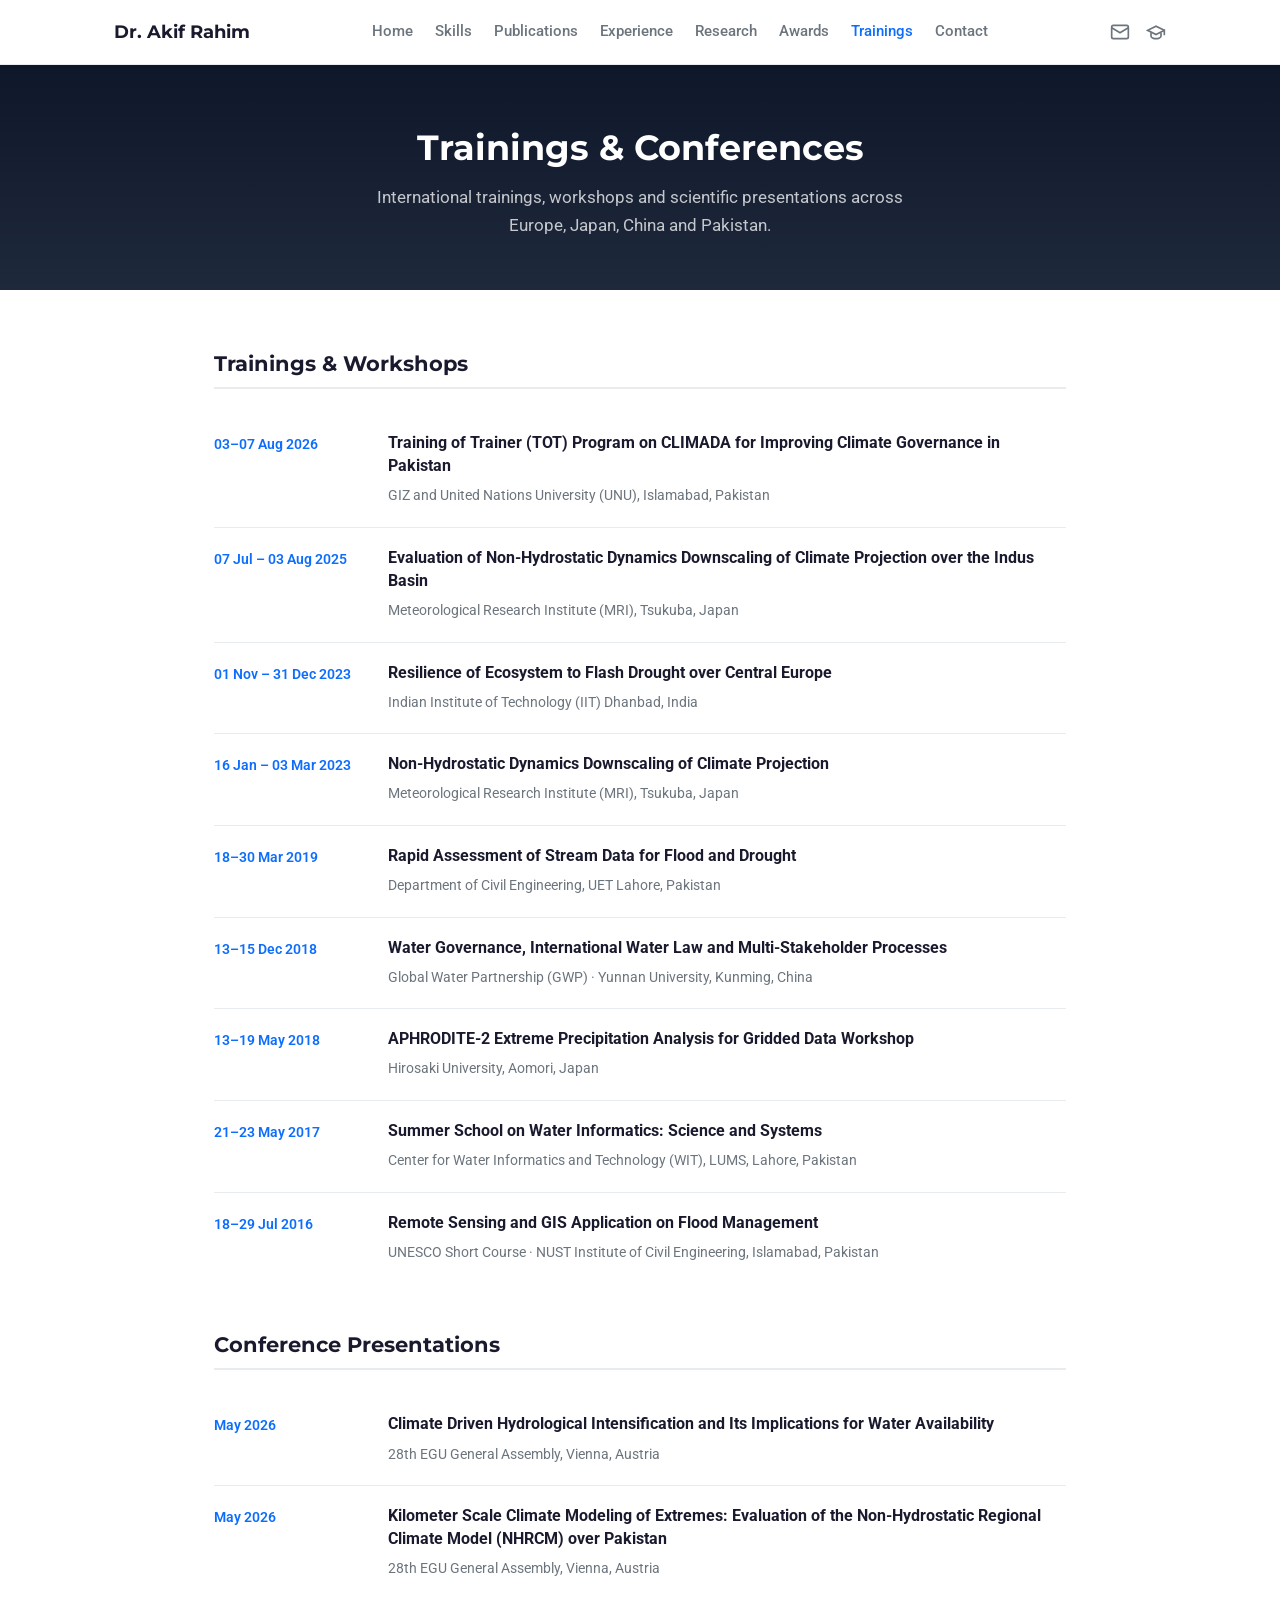
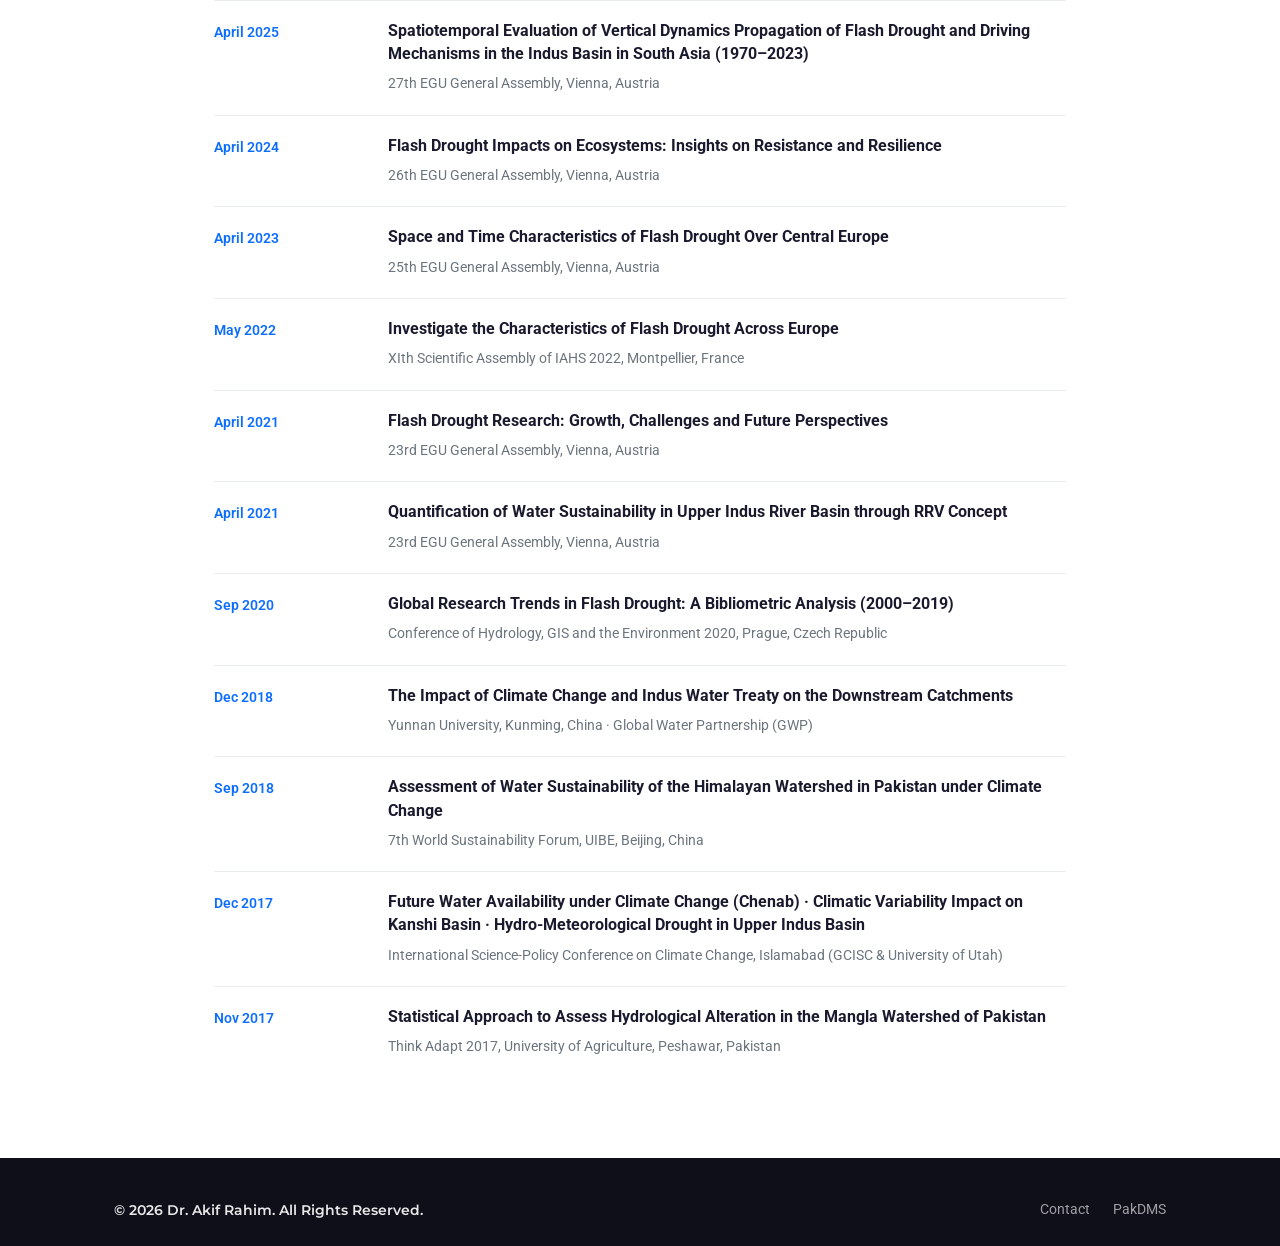
<file: trainings.html>
<!DOCTYPE html>
<html lang="en">
<head>
  <meta charset="UTF-8" />
  <meta name="viewport" content="width=device-width, initial-scale=1.0" />
  <title>Trainings & Conferences | Dr. Akif Rahim</title>
  <meta name="description" content="Trainings, workshops and conference presentations of Dr. Akif Rahim." />
  <link rel="icon" href="data:image/svg+xml,%3Csvg xmlns='http://www.w3.org/2000/svg' viewBox='0 0 64 64'%3E%3Cdefs%3E%3ClinearGradient id='g' x1='0' y1='0' x2='1' y2='1'%3E%3Cstop offset='0' stop-color='%230B1C38'/%3E%3Cstop offset='1' stop-color='%232563EB'/%3E%3C/linearGradient%3E%3C/defs%3E%3Crect width='64' height='64' rx='14' fill='url(%23g)'/%3E%3Ctext x='32' y='42' font-family='Arial' font-size='26' font-weight='700' fill='%2322D3EE' text-anchor='middle'%3EAR%3C/text%3E%3C/svg%3E" />
  <link rel="preconnect" href="https://fonts.googleapis.com" />
  <link rel="preconnect" href="https://fonts.gstatic.com" crossorigin />
  <link href="https://fonts.googleapis.com/css2?family=Montserrat:wght@400;600;700&family=Roboto:wght@300;400;500;700&display=swap" rel="stylesheet" />
  <style>
    :root {
      --primary: #0d6efd;
      --primary-dark: #0a58ca;
      --dark: #1a1a2e;
      --darker: #0f0f1a;
      --text: #212529;
      --text-muted: #6c757d;
      --light: #f8f9fa;
      --white: #ffffff;
      --border: #e9ecef;
      --radius: 10px;
    }
    * { margin: 0; padding: 0; box-sizing: border-box; }
    body {
      font-family: 'Roboto', sans-serif;
      color: var(--text);
      background: var(--white);
      line-height: 1.7;
      font-size: 16px;
    }
    h1, h2, h3, h4 {
      font-family: 'Montserrat', sans-serif;
      font-weight: 700;
      line-height: 1.3;
    }
    a { color: var(--primary); text-decoration: none; transition: color 0.2s; }
    a:hover { color: var(--primary-dark); text-decoration: underline; }
    .container { max-width: 900px; margin: 0 auto; padding: 0 24px; }

    .site-header {
      position: sticky; top: 0; z-index: 1000;
      background: var(--white);
      border-bottom: 1px solid var(--border);
      box-shadow: 0 1px 3px rgba(0,0,0,0.05);
    }
    .header-inner {
      display: flex; align-items: center; justify-content: space-between;
      height: 64px; max-width: 1100px; margin: 0 auto; padding: 0 24px;
    }
    .brand {
      font-family: 'Montserrat', sans-serif; font-weight: 700; font-size: 1.15rem;
      color: var(--dark); text-decoration: none;
    }
    .brand:hover { color: var(--primary); text-decoration: none; }
    .site-nav { display: flex; align-items: center; gap: 22px; flex-wrap: wrap; }
    .nav-link {
      font-size: 0.92rem; font-weight: 500; color: var(--text-muted); text-decoration: none;
    }
    .nav-link:hover, .nav-link.active { color: var(--primary); text-decoration: none; }
    .header-icons { display: flex; align-items: center; gap: 16px; }
    .header-icons a { color: var(--text-muted); display: flex; }
    .header-icons a:hover { color: var(--primary); }
    .header-icons svg { width: 20px; height: 20px; }
    .nav-toggle {
      display: none; background: none; border: none; cursor: pointer;
      flex-direction: column; gap: 5px; padding: 4px;
    }
    .nav-toggle span { display: block; width: 22px; height: 2px; background: var(--dark); }

    .page-hero {
      background: linear-gradient(180deg, #0f172a 0%, #1e293b 100%);
      color: var(--white); padding: 60px 0 50px; text-align: center;
    }
    .page-hero h1 { font-size: 2.2rem; margin-bottom: 12px; }
    .page-hero p {
      color: rgba(255,255,255,0.75); max-width: 560px; margin: 0 auto; font-size: 1.05rem;
    }

    .section { padding: 60px 0 80px; }

    .subsection-title {
      font-size: 1.3rem;
      margin: 48px 0 24px;
      color: var(--dark);
      padding-bottom: 10px;
      border-bottom: 2px solid var(--border);
    }
    .subsection-title:first-of-type { margin-top: 0; }

    .timeline-list { list-style: none; }

    .timeline-item {
      display: flex;
      gap: 24px;
      padding: 18px 0;
      border-bottom: 1px solid var(--border);
    }
    .timeline-item:last-child { border-bottom: none; }

    .timeline-date {
      flex-shrink: 0;
      width: 150px;
      font-size: 0.88rem;
      font-weight: 600;
      color: var(--primary);
      padding-top: 2px;
    }

    .timeline-body { flex: 1; }
    .timeline-body strong {
      display: block;
      font-size: 1rem;
      color: var(--dark);
      margin-bottom: 4px;
      line-height: 1.45;
    }
    .timeline-body span {
      font-size: 0.9rem;
      color: var(--text-muted);
    }

    .site-footer {
      background: var(--darker); color: rgba(255,255,255,0.6);
      padding: 40px 0 24px; font-size: 0.9rem;
    }
    .footer-inner {
      display: flex; justify-content: space-between; align-items: center;
      flex-wrap: wrap; gap: 16px; max-width: 1100px; margin: 0 auto; padding: 0 24px;
    }
    .footer-brand {
      font-family: 'Montserrat', sans-serif; font-weight: 600; color: rgba(255,255,255,0.9);
    }
    .footer-links a {
      color: rgba(255,255,255,0.6); margin-left: 20px; font-size: 0.88rem;
    }
    .footer-links a:hover { color: #93c5fd; }

    @media (max-width: 700px) {
      .site-nav { display: none; }
      .nav-toggle { display: flex; }
      .site-nav.open {
        display: flex; flex-direction: column; position: absolute;
        top: 64px; left: 0; right: 0; background: var(--white);
        padding: 20px; border-bottom: 1px solid var(--border); gap: 16px;
      }
      .header-icons { display: none; }
      .timeline-item { flex-direction: column; gap: 4px; }
      .timeline-date { width: auto; }
      .page-hero h1 { font-size: 1.7rem; }
    }
  </style>
</head>
<body>
 <header class="site-header">
    <div class="container header-inner">
      <a class="brand" href="index.html">Dr. Akif Rahim</a>
      <nav class="site-nav" id="siteNav">
        <a class="nav-link" href="index.html">Home</a>
        <a class="nav-link" href="index.html#skills">Skills</a>
        <a class="nav-link" href="index.html#publications">Publications</a>
        <a class="nav-link" href="experience.html">Experience</a>
        <!-- <a class="nav-link" href="#skills">Skills</a> -->
        <a class="nav-link" href="research.html">Research</a>
        <!-- <a href="research.html">Research & Portfolio</a> -->
        <a class="nav-link" href="awards.html">Awards</a>
        <a class="nav-link active" href="trainings.html">Trainings</a>
        <!-- <a class="nav-link" href="#publications">Publications</a> -->
        <a class="nav-link" href="index.html#contact">Contact</a>
      </nav>
      <div class="header-icons">
        <a href="mailto:ak.rahim001@gmail.com" aria-label="Email">
          <svg viewBox="0 0 24 24" fill="none" stroke="currentColor" stroke-width="2"><rect x="2" y="4" width="20" height="16" rx="2"/><path d="m22 7-10 6L2 7"/></svg>
        </a>
        <a href="https://scholar.google.com/citations?user=DB9Dlp8AAAAJ&hl=en&oi=ao" target="_blank" rel="noopener" aria-label="Google Scholar">
          <svg viewBox="0 0 24 24" fill="none" stroke="currentColor" stroke-width="2"><path d="M22 10L12 5 2 10l10 5 10-5v6"/><path d="M6 12.5V17c0 1.5 3 3 6 3s6-1.5 6-3v-4.5"/></svg>
        </a>
      </div>
      <button class="nav-toggle" id="navToggle" aria-label="Toggle menu">
        <span></span><span></span><span></span>
      </button>
    </div>
  </header>

  <section class="page-hero">
    <div class="container">
      <h1>Trainings &amp; Conferences</h1>
      <p>International trainings, workshops and scientific presentations across Europe, Japan, China and Pakistan.</p>
    </div>
  </section>

  <section class="section">
    <div class="container">

      <h3 class="subsection-title">Trainings &amp; Workshops</h3>
      <ul class="timeline-list">
        <li class="timeline-item">
          <div class="timeline-date">03–07 Aug 2026</div>
          <div class="timeline-body">
            <strong>Training of Trainer (TOT) Program on CLIMADA for Improving Climate Governance in Pakistan</strong>
            <span>GIZ and United Nations University (UNU), Islamabad, Pakistan</span>
          </div>
        </li>
        <li class="timeline-item">
          <div class="timeline-date">07 Jul – 03 Aug 2025</div>
          <div class="timeline-body">
            <strong>Evaluation of Non-Hydrostatic Dynamics Downscaling of Climate Projection over the Indus Basin</strong>
            <span>Meteorological Research Institute (MRI), Tsukuba, Japan</span>
          </div>
        </li>
        <li class="timeline-item">
          <div class="timeline-date">01 Nov – 31 Dec 2023</div>
          <div class="timeline-body">
            <strong>Resilience of Ecosystem to Flash Drought over Central Europe</strong>
            <span>Indian Institute of Technology (IIT) Dhanbad, India</span>
          </div>
        </li>
        <li class="timeline-item">
          <div class="timeline-date">16 Jan – 03 Mar 2023</div>
          <div class="timeline-body">
            <strong>Non-Hydrostatic Dynamics Downscaling of Climate Projection</strong>
            <span>Meteorological Research Institute (MRI), Tsukuba, Japan</span>
          </div>
        </li>
        <li class="timeline-item">
          <div class="timeline-date">18–30 Mar 2019</div>
          <div class="timeline-body">
            <strong>Rapid Assessment of Stream Data for Flood and Drought</strong>
            <span>Department of Civil Engineering, UET Lahore, Pakistan</span>
          </div>
        </li>
        <li class="timeline-item">
          <div class="timeline-date">13–15 Dec 2018</div>
          <div class="timeline-body">
            <strong>Water Governance, International Water Law and Multi-Stakeholder Processes</strong>
            <span>Global Water Partnership (GWP) · Yunnan University, Kunming, China</span>
          </div>
        </li>
        <li class="timeline-item">
          <div class="timeline-date">13–19 May 2018</div>
          <div class="timeline-body">
            <strong>APHRODITE-2 Extreme Precipitation Analysis for Gridded Data Workshop</strong>
            <span>Hirosaki University, Aomori, Japan</span>
          </div>
        </li>
        <li class="timeline-item">
          <div class="timeline-date">21–23 May 2017</div>
          <div class="timeline-body">
            <strong>Summer School on Water Informatics: Science and Systems</strong>
            <span>Center for Water Informatics and Technology (WIT), LUMS, Lahore, Pakistan</span>
          </div>
        </li>
        <li class="timeline-item">
          <div class="timeline-date">18–29 Jul 2016</div>
          <div class="timeline-body">
            <strong>Remote Sensing and GIS Application on Flood Management</strong>
            <span>UNESCO Short Course · NUST Institute of Civil Engineering, Islamabad, Pakistan</span>
          </div>
        </li>
      </ul>

      <h3 class="subsection-title">Conference Presentations</h3>
      <ul class="timeline-list">
        <li class="timeline-item">
          <div class="timeline-date">May 2026</div>
          <div class="timeline-body">
            <strong>Climate Driven Hydrological Intensification and Its Implications for Water Availability</strong>
            <span>28th EGU General Assembly, Vienna, Austria</span>
          </div>
        </li>
        <li class="timeline-item">
          <div class="timeline-date">May 2026</div>
          <div class="timeline-body">
            <strong>Kilometer Scale Climate Modeling of Extremes: Evaluation of the Non-Hydrostatic Regional Climate Model (NHRCM) over Pakistan</strong>
            <span>28th EGU General Assembly, Vienna, Austria</span>
          </div>
        </li>
        <li class="timeline-item">
          <div class="timeline-date">April 2025</div>
          <div class="timeline-body">
            <strong>Spatiotemporal Evaluation of Vertical Dynamics Propagation of Flash Drought and Driving Mechanisms in the Indus Basin in South Asia (1970–2023)</strong>
            <span>27th EGU General Assembly, Vienna, Austria</span>
          </div>
        </li>
        <li class="timeline-item">
          <div class="timeline-date">April 2024</div>
          <div class="timeline-body">
            <strong>Flash Drought Impacts on Ecosystems: Insights on Resistance and Resilience</strong>
            <span>26th EGU General Assembly, Vienna, Austria</span>
          </div>
        </li>
        <li class="timeline-item">
          <div class="timeline-date">April 2023</div>
          <div class="timeline-body">
            <strong>Space and Time Characteristics of Flash Drought Over Central Europe</strong>
            <span>25th EGU General Assembly, Vienna, Austria</span>
          </div>
        </li>
        <li class="timeline-item">
          <div class="timeline-date">May 2022</div>
          <div class="timeline-body">
            <strong>Investigate the Characteristics of Flash Drought Across Europe</strong>
            <span>XIth Scientific Assembly of IAHS 2022, Montpellier, France</span>
          </div>
        </li>
        <li class="timeline-item">
          <div class="timeline-date">April 2021</div>
          <div class="timeline-body">
            <strong>Flash Drought Research: Growth, Challenges and Future Perspectives</strong>
            <span>23rd EGU General Assembly, Vienna, Austria</span>
          </div>
        </li>
        <li class="timeline-item">
          <div class="timeline-date">April 2021</div>
          <div class="timeline-body">
            <strong>Quantification of Water Sustainability in Upper Indus River Basin through RRV Concept</strong>
            <span>23rd EGU General Assembly, Vienna, Austria</span>
          </div>
        </li>
        <li class="timeline-item">
          <div class="timeline-date">Sep 2020</div>
          <div class="timeline-body">
            <strong>Global Research Trends in Flash Drought: A Bibliometric Analysis (2000–2019)</strong>
            <span>Conference of Hydrology, GIS and the Environment 2020, Prague, Czech Republic</span>
          </div>
        </li>
        <li class="timeline-item">
          <div class="timeline-date">Dec 2018</div>
          <div class="timeline-body">
            <strong>The Impact of Climate Change and Indus Water Treaty on the Downstream Catchments</strong>
            <span>Yunnan University, Kunming, China · Global Water Partnership (GWP)</span>
          </div>
        </li>
        <li class="timeline-item">
          <div class="timeline-date">Sep 2018</div>
          <div class="timeline-body">
            <strong>Assessment of Water Sustainability of the Himalayan Watershed in Pakistan under Climate Change</strong>
            <span>7th World Sustainability Forum, UIBE, Beijing, China</span>
          </div>
        </li>
        <li class="timeline-item">
          <div class="timeline-date">Dec 2017</div>
          <div class="timeline-body">
            <strong>Future Water Availability under Climate Change (Chenab) · Climatic Variability Impact on Kanshi Basin · Hydro-Meteorological Drought in Upper Indus Basin</strong>
            <span>International Science-Policy Conference on Climate Change, Islamabad (GCISC &amp; University of Utah)</span>
          </div>
        </li>
        <li class="timeline-item">
          <div class="timeline-date">Nov 2017</div>
          <div class="timeline-body">
            <strong>Statistical Approach to Assess Hydrological Alteration in the Mangla Watershed of Pakistan</strong>
            <span>Think Adapt 2017, University of Agriculture, Peshawar, Pakistan</span>
          </div>
        </li>
      </ul>

    </div>
  </section>

 <footer class="site-footer">
  <div class="container footer-inner">
    <div class="footer-brand">© <span id="year">2026</span> Dr. Akif Rahim. All Rights Reserved.</div>
    <div class="footer-links">
      <a href="#contact">Contact</a>
      <a href="https://pakdms.iwmi.org" target="_blank" rel="noopener">PakDMS</a>
    </div>
  </div>
</footer>

  <script>
    const toggle = document.getElementById('navToggle');
    const nav = document.getElementById('siteNav');
    if (toggle) toggle.addEventListener('click', () => nav.classList.toggle('open'));
    document.getElementById('year').textContent = new Date().getFullYear();
  </script>
</body>
</html>
</file>
